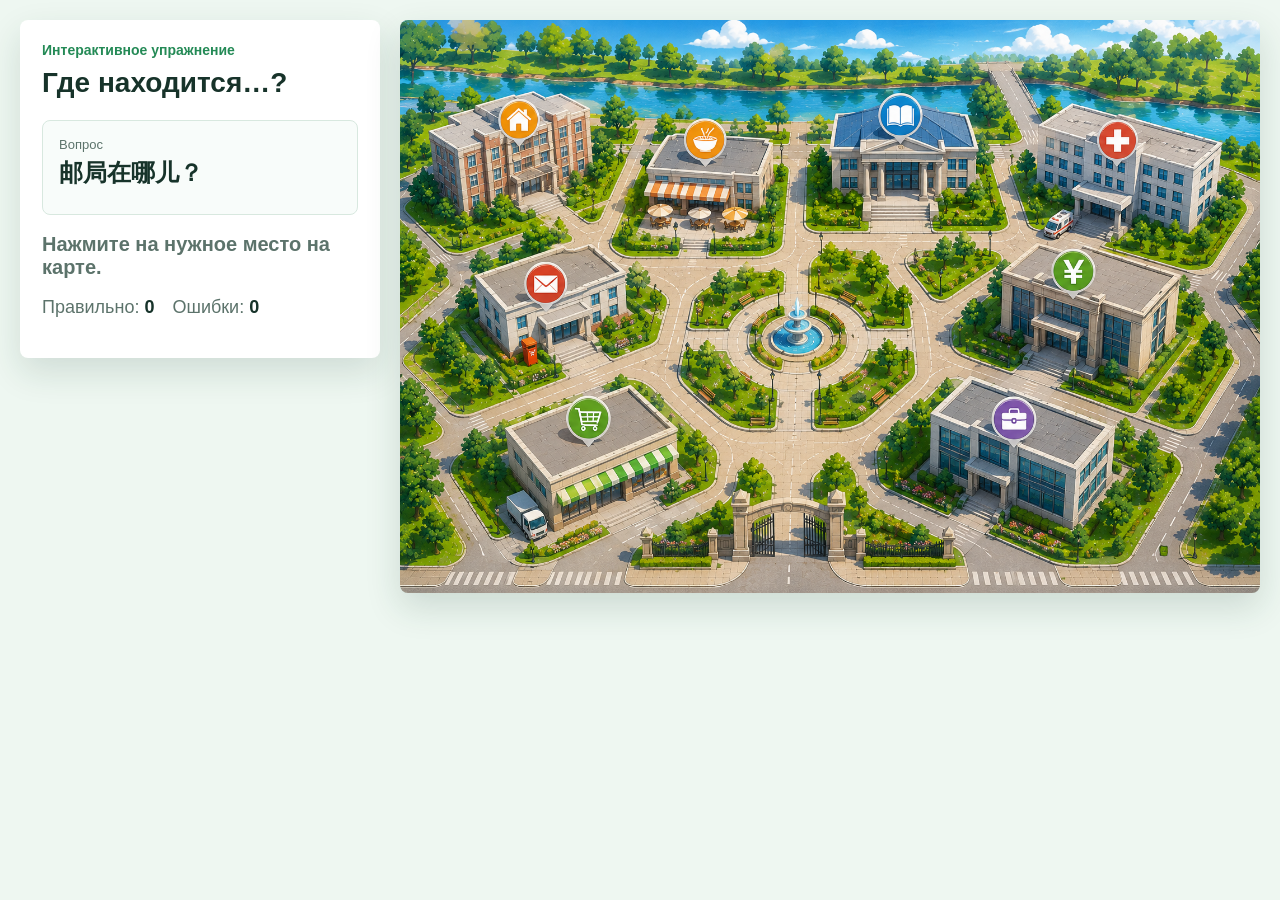
<file: index.html>
<!doctype html>
<html lang="zh-CN">
  <head>
    <meta charset="UTF-8" />
    <meta name="viewport" content="width=device-width, initial-scale=1.0" />
    <title>校园地图练习</title>
    <link rel="stylesheet" href="styles.css?v=20260601-next" />
  </head>
  <body>
    <main class="app" aria-live="polite">
      <section class="panel">
        <p class="eyebrow">Интерактивное упражнение</p>
        <h1>Где находится…?</h1>

        <div class="question-card">
          <div>
            <p class="label">Вопрос</p>
            <p id="question" class="question">准备开始</p>
            <p id="vocabHint" class="vocab-hint"></p>
          </div>
        </div>

        <p id="feedback" class="feedback neutral">Нажмите на нужное место на карте.</p>

        <button id="nextButton" class="next hidden" type="button">Дальше</button>

        <div class="score-row">
          <span>Правильно: <strong id="correctCount">0</strong></span>
          <span>Ошибки: <strong id="wrongCount">0</strong></span>
        </div>

        <button id="restartButton" class="restart hidden" type="button">Пройти еще раз</button>
      </section>

      <section class="map-wrap" aria-label="校园地图">
        <picture>
          <source srcset="campusmapphone.png" media="(max-width: 700px)" />
          <img id="campusMap" src="campusmappc.png" alt="校园地图" />
        </picture>

        <div id="hotspots" class="hotspots"></div>
      </section>
    </main>

    <script src="script.js?v=20260601-next"></script>
  </body>
</html>
</file>
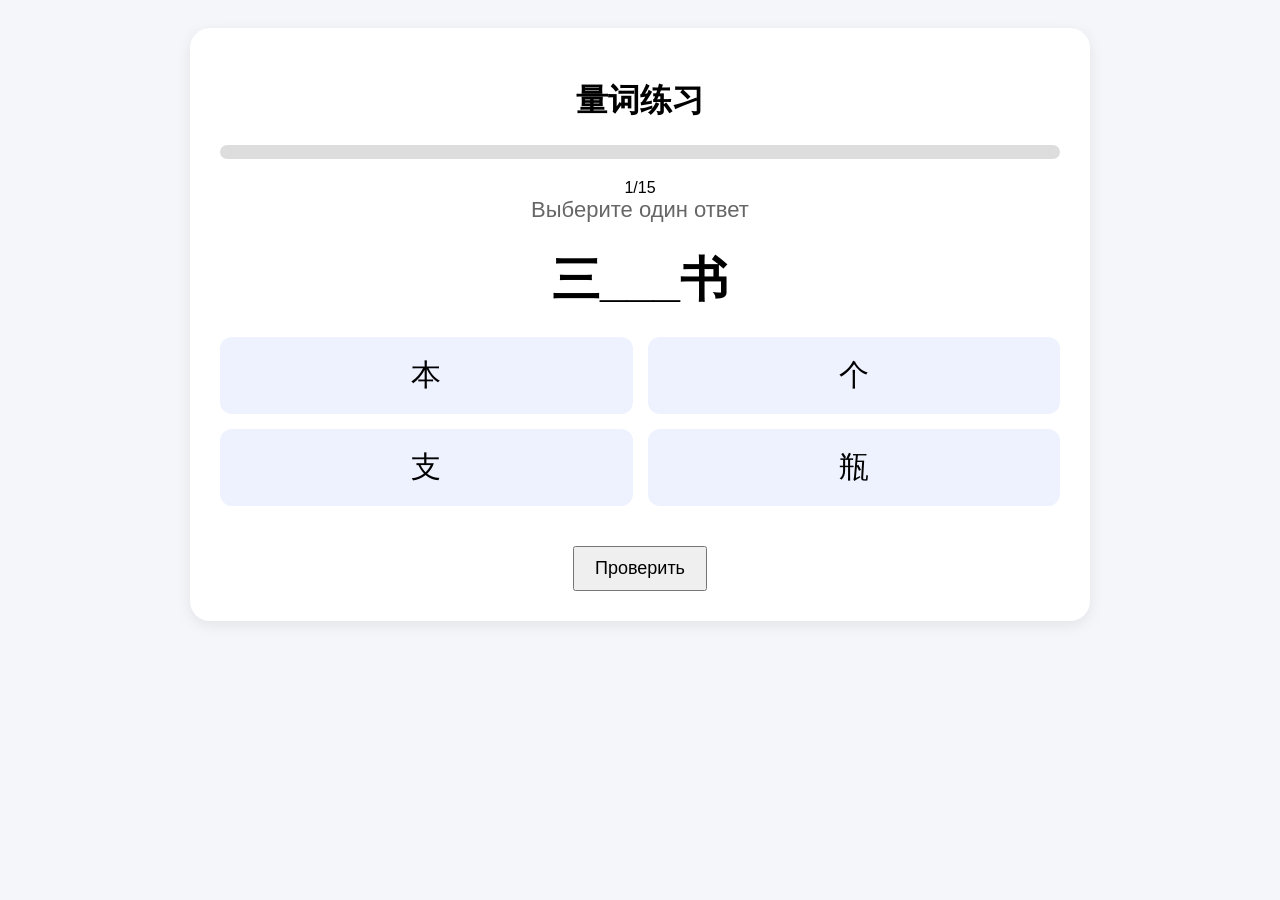
<file: counting_words_quiz.html>
<!DOCTYPE html>
<html lang="ru">
<head>
<meta charset="UTF-8">
<meta name="viewport" content="width=device-width, initial-scale=1.0">
<title>量词练习</title>
<style>
body{font-family:Arial,sans-serif;background:#f4f6f9;padding:20px}
.container{max-width:900px;margin:auto}
.card{background:white;border-radius:20px;padding:30px;box-shadow:0 4px 15px rgba(0,0,0,.08);text-align:center}
.progress{height:14px;background:#ddd;border-radius:20px;overflow:hidden;margin-bottom:20px}
.bar{height:100%;width:0;background:#4caf50}
.question{font-size:48px;font-weight:bold;margin:25px 0}
.options{display:grid;grid-template-columns:1fr 1fr;gap:15px}
.option{padding:18px;font-size:30px;border:none;border-radius:12px;cursor:pointer;background:#eef2ff}
.option.selected{background:#cfd8ff}
.feedback{margin-top:20px;font-size:21px;line-height:1.6}
.next,.check{margin-top:20px;padding:10px 20px;font-size:18px;cursor:pointer}
.next{display:none}
.note{color:#666;margin-bottom:10px}
@media(max-width:768px){
.question{font-size:34px}
.option{font-size:24px}
}
</style>
</head>
<body>
<div class="container">
<div class="card">
<h1>量词练习</h1>
<div class="progress"><div class="bar" id="bar"></div></div>
<div id="counter"></div>
<div id="note" class="note"></div>
<div class="question" id="question"></div>
<div class="options" id="options"></div>
<div class="feedback" id="feedback"></div>
<button class="check" id="checkBtn">Проверить</button>
<button class="next" id="nextBtn">下一题</button>
</div>
</div>

<script>
const questions=[
{type:"single",q:"三___书",a:"本",o:["本","个","支","瓶"],e:"✅ 三本书<br><b>sān běn shū</b><br>Три книги.<br><br><b>本</b> — счётное слово для предметов с переплётом."},
{type:"single",q:"两___词典",a:"本",o:["本","个","杯","瓶"],e:"✅ 两本词典<br><b>liǎng běn cídiǎn</b><br>Два словаря.<br><br><b>本</b> — для книг и словарей."},
{type:"single",q:"五___本子",a:["本","个"],o:["本","个","支","碗"],e:"✅ 五本本子<br><b>wǔ běn běnzi</b><br>Пять тетрадей.<br><br><b>本</b> — специальное счётное слово для предметов с переплётом.<br><br>💡 Правильнее сказать <b>五个本子</b>. Лучше использовать 个, чтобы избежать повторения."},
{type:"single",q:"四___面包",a:"个",o:["个","本","支","杯"],e:"✅ 四个面包<br><b>sì gè miànbāo</b><br>Четыре хлеба.<br><br><b>个</b> — универсальное счётное слово."},
{type:"single",q:"六___书包",a:"个",o:["个","本","瓶","碗"],e:"✅ 六个书包<br><b>liù gè shūbāo</b><br>Шесть рюкзаков.<br><br><b>个</b> — самое распространённое универсальное счётное слово."},
{type:"single",q:"七___笔",a:"支",o:["支","个","本","瓶"],e:"✅ 七支笔<br><b>qī zhī bǐ</b><br>Семь ручек.<br><br><b>支</b> — счётное слово для длинных вытянутых предметов: ручек, карандашей и т.д."},
{type:"single",q:"三___笔",a:"支",o:["支","本","杯","个"],e:"✅ 三支笔<br><b>sān zhī bǐ</b><br>Три ручки.<br><br><b>支</b> — для длинных вытянутых предметов."},
{type:"multi",q:"两___牛奶",answers:["瓶","杯"],o:["瓶","杯","本","支"],e:"✅ 两瓶牛奶 — liǎng píng niúnǎi — две бутылки молока.<br>✅ 两杯牛奶 — liǎng bēi niúnǎi — два стакана молока.<br><br><b>瓶</b> — бутылка.<br><b>杯</b> — чашка или стакан."},
{type:"multi",q:"五___水",answers:["瓶","杯"],o:["瓶","杯","本","个"],e:"✅ 五瓶水 — пять бутылок воды.<br>✅ 五杯水 — пять стаканов воды.<br><br><b>瓶</b> — бутылка.<br><b>杯</b> — чашка или стакан."},
{type:"multi",q:"四___啤酒",answers:["瓶","杯"],o:["瓶","杯","本","支"],e:"✅ 四瓶啤酒<br><b>sì píng píjiǔ</b><br>Четыре бутылки пива.<br><br>✅ 四杯啤酒<br><b>sì bēi píjiǔ</b><br>Четыре кружки/стакана пива.<br><br><b>瓶 (píng)</b> — бутылка.<br><b>杯 (bēi)</b> — стакан, кружка."},
{type:"single",q:"三___茶",a:"杯",o:["杯","瓶","本","个"],e:"✅ 三杯茶<br><b>sān bēi chá</b><br>Три чашки чая.<br><br><b>杯</b> — чашка или стакан напитка."},
{type:"single",q:"两___咖啡",a:"杯",o:["杯","瓶","支","本"],e:"✅ 两杯咖啡<br><b>liǎng bēi kāfēi</b><br>Две чашки кофе.<br><br><b>杯</b> — чашка напитка."},
{type:"single",q:"三___米饭",a:"碗",o:["碗","杯","瓶","个"],e:"✅ 三碗米饭<br><b>sān wǎn mǐfàn</b><br>Три миски риса.<br><br><b>碗</b> — миска еды."},
{type:"single",q:"两___面条",a:"碗",o:["碗","本","个","支"],e:"✅ 两碗面条<br><b>liǎng wǎn miàntiáo</b><br>Две миски лапши.<br><br><b>碗</b> — миска еды."},
{type:"single",q:"八___书",a:"本",o:["本","个","支","瓶"],e:"✅ 八本书<br><b>bā běn shū</b><br>Восемь книг.<br><br><b>本</b> — предметы с переплётом."}
];

questions.sort(()=>Math.random()-0.5);
let current=0,score=0,selected=[];

function loadQ(){
const q=questions[current];
question.innerHTML=q.q;
counter.innerHTML=(current+1)+"/"+questions.length;
feedback.innerHTML="";
selected=[];
options.innerHTML="";
nextBtn.style.display="none";
checkBtn.style.display="inline-block";
note.innerHTML=q.type==="multi"?"⚠️ <b style=\"font-size:28px\">ДВА</b> правильных ответа":"<span style=\"font-size:22px\">Выберите один ответ</span>";

q.o.sort(()=>Math.random()-0.5).forEach(v=>{
let b=document.createElement("button");
b.className="option";
b.textContent=v;
b.onclick=()=>{
if(q.type==="single"){
document.querySelectorAll(".option").forEach(x=>x.classList.remove("selected"));
selected=[v];
b.classList.add("selected");
}else{
b.classList.toggle("selected");
if(selected.includes(v)){
selected=selected.filter(x=>x!==v);
}else{
selected.push(v);
}
}
};
options.appendChild(b);
});
bar.style.width=(current/questions.length*100)+"%";
}

checkBtn.onclick=()=>{
const q=questions[current];
let ok=false;

if(q.type==="single"){
ok=selected.length===1 && (Array.isArray(q.a)?q.a.includes(selected[0]):selected[0]===q.a);
}else{
ok=q.answers.every(x=>selected.includes(x)) &&
selected.length===q.answers.length;
}

if(ok){
score++;
feedback.innerHTML=q.e;
feedback.style.color="green";
}else{
feedback.innerHTML="❌ Неверно.<br><br>"+q.e;
feedback.style.color="red";
}

document.querySelectorAll(".option").forEach(x=>x.disabled=true);
checkBtn.style.display="none";
nextBtn.style.display="inline-block";
};

nextBtn.onclick=()=>{
current++;
if(current>=questions.length){
document.querySelector(".card").innerHTML=`<h1>🎉 Готово!</h1><h2>${score} / ${questions.length}</h2><button onclick="location.reload()">Начать заново</button>`;
return;
}
loadQ();
};

loadQ();
</script>
</body>
</html>
</file>
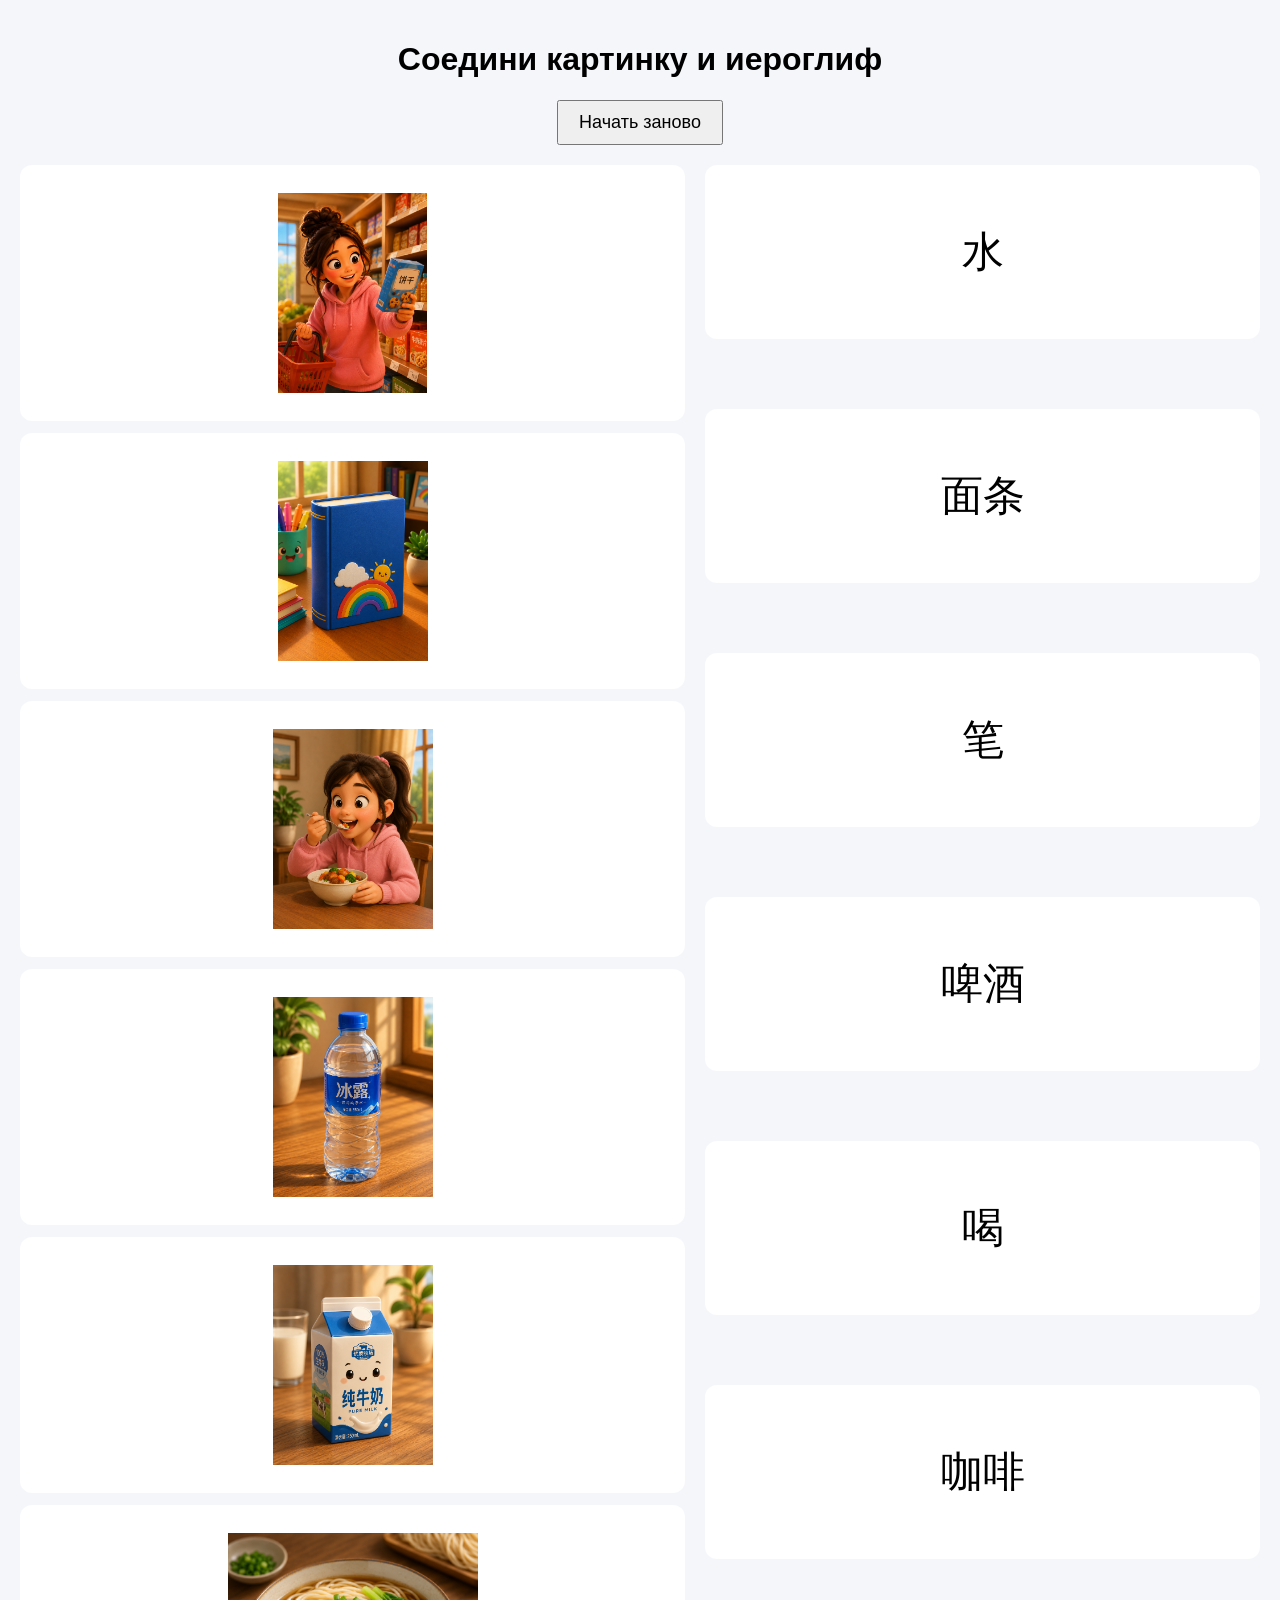
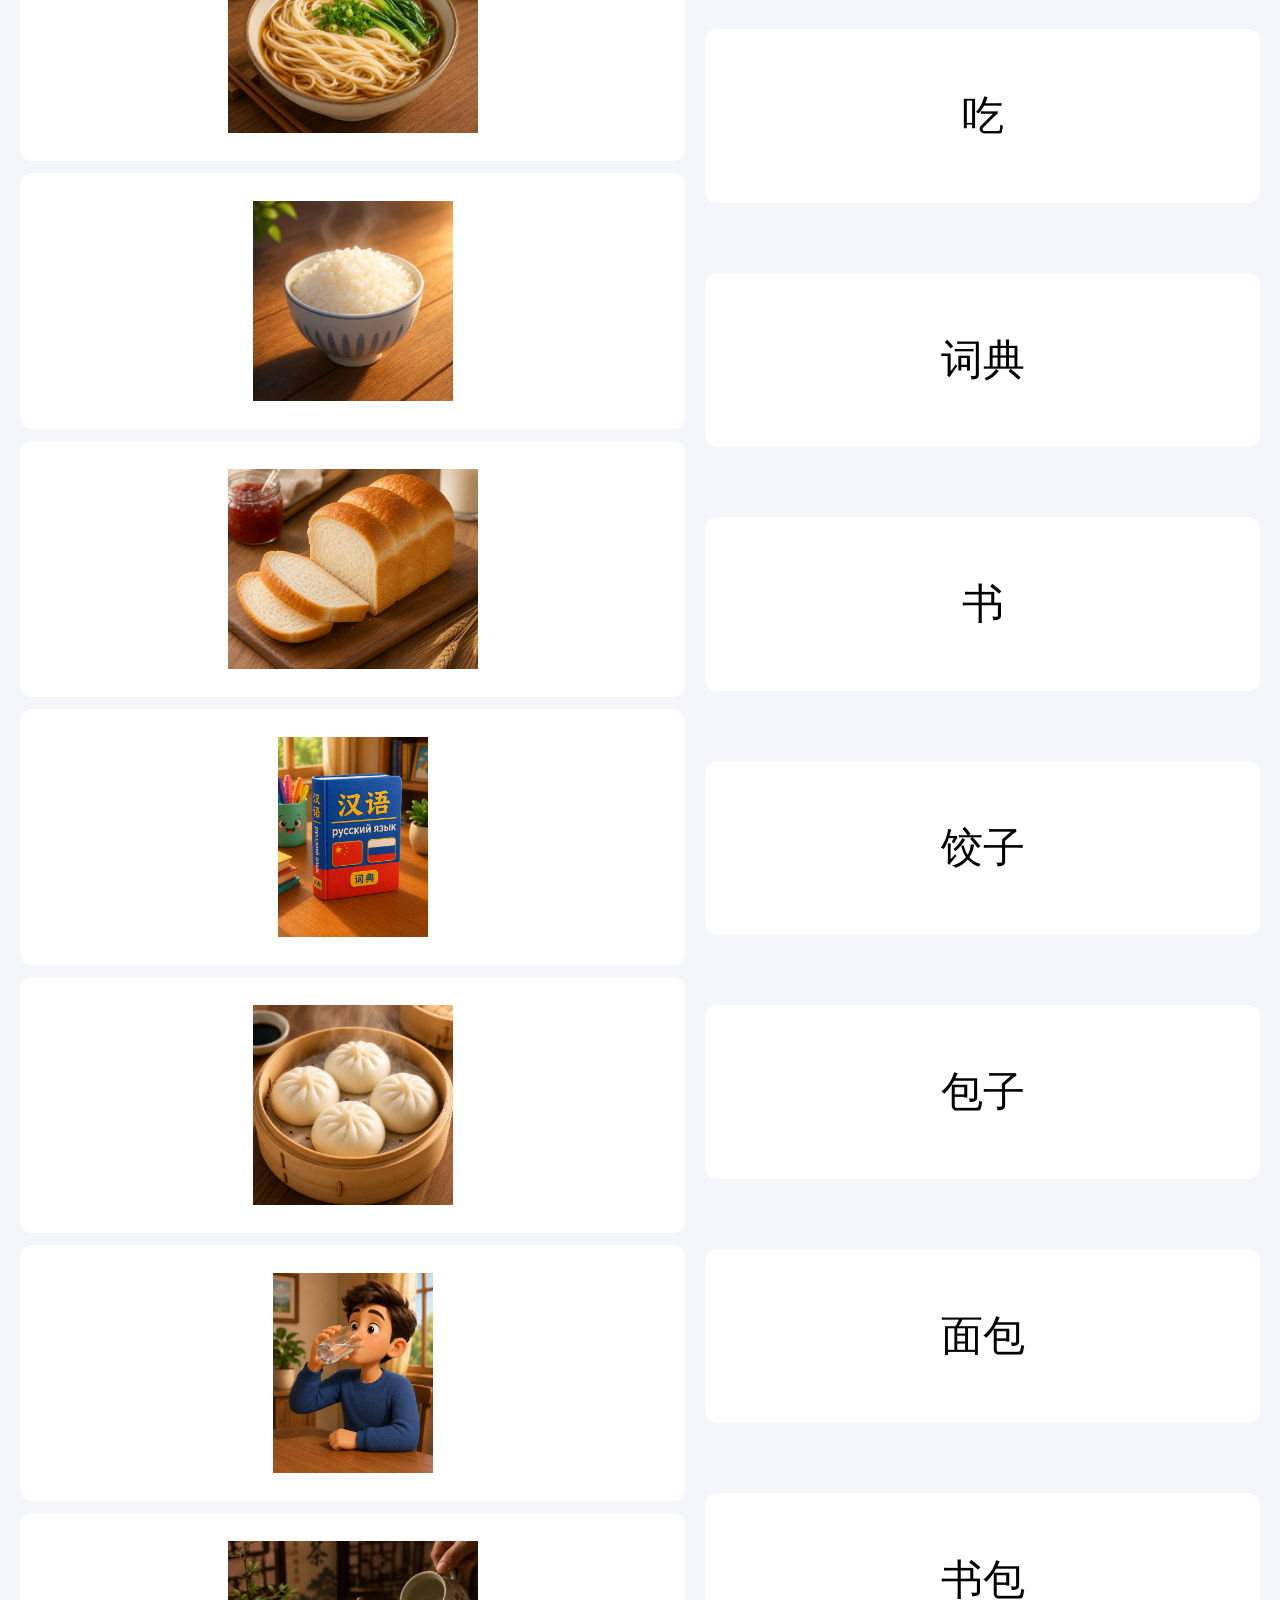
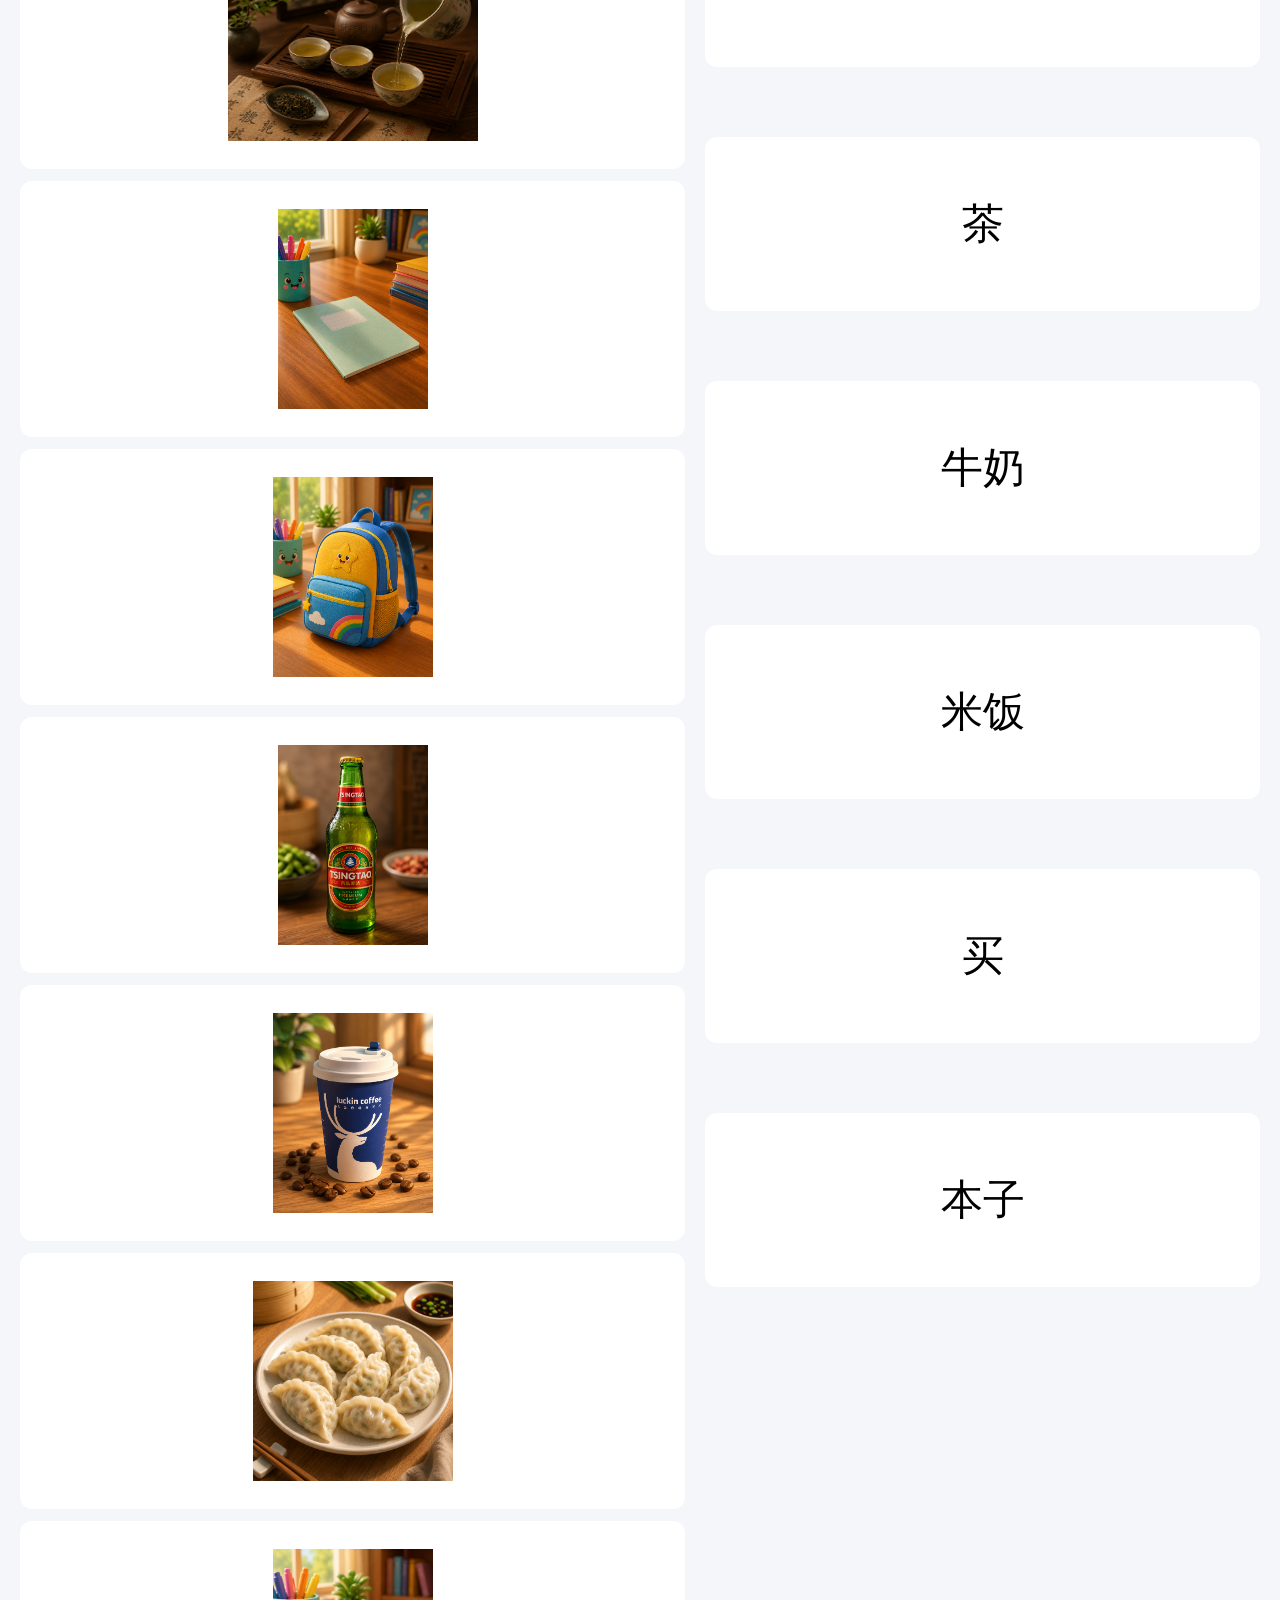
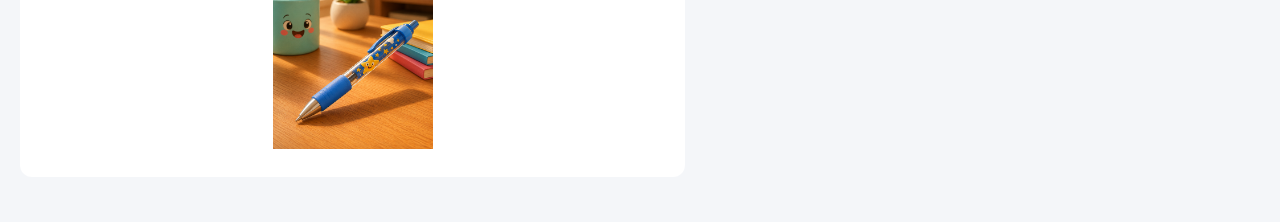
<file: foodlesson.html>
<!DOCTYPE html>
<html lang="ru">
<head>
<meta charset="UTF-8">
<meta name="viewport" content="width=device-width, initial-scale=1.0">
<title>Соедини картинку и иероглиф</title>
<style>
body{font-family:Arial,sans-serif;background:#f4f6f9;margin:0;padding:20px}
h1{text-align:center}
.container{display:grid;grid-template-columns:1.2fr 1fr;gap:20px;max-width:1500px;margin:auto}
.column{display:flex;flex-direction:column;gap:12px}
#hanzi{display:flex;flex-direction:column;gap:70px}

.image-card{
background:#fff;border:3px solid transparent;border-radius:12px;padding:15px;
cursor:pointer;transition:.2s;display:flex;justify-content:center;
align-items:center;min-height:220px}
.image-card:hover{transform:scale(1.02)}
.image-card.selected{border-color:#3498db}
.image-card.correct{border-color:#2ecc71}
.image-card img{width:auto;height:200px;max-width:90%;object-fit:contain}

.hanzi-card{
background:#fff;border:3px solid transparent;border-radius:12px;
padding:14px;min-height:140px;display:flex;align-items:center;
justify-content:center;font-size:42px;cursor:pointer;transition:.2s}
.hanzi-card:hover{transform:scale(1.02)}
.hanzi-card.correct{border-color:#2ecc71}

.popup{position:fixed;inset:0;background:rgba(0,0,0,.7);display:none;justify-content:center;align-items:center}
.popup-content{background:#fff;padding:25px;border-radius:15px;text-align:center;max-width:420px}
.popup-content img{width:220px;height:220px;object-fit:contain}
.popup-content h2{font-size:42px;margin:10px 0}
.popup-content p{font-size:24px;margin:6px}
button{padding:10px 20px;font-size:18px;cursor:pointer}
#result{text-align:center;margin-top:25px;font-size:28px;font-weight:bold}

.restart{display:block;margin:20px auto}

@media(max-width:768px){

.container{
grid-template-columns:1fr 1fr;
gap:12px;
}

#hanzi{
display:flex;
flex-direction:column;
gap:70px;
}

.image-card{
min-height:120px;
}

.image-card img{
height:200px;
}

.hanzi-card{
font-size:42px;
min-height:140px;
}

}
</style>
</head>
<body>

<h1>Соедини картинку и иероглиф</h1>
<button class="restart" onclick="location.reload()">Начать заново</button>

<div class="container">
<div class="column" id="images"></div>
<div id="hanzi"></div>
</div>

<div id="result"></div>

<div class="popup" id="popup">
<div class="popup-content">
<img id="popupImg">
<h2 id="popupHanzi"></h2>
<p id="popupPinyin"></p>
<p id="popupTranslation"></p>
<button onclick="closePopup()">Продолжить</button>
</div>
</div>

<script>
const words=[
{hanzi:"吃",pinyin:"chī",translation:"есть",image:"images/есть.png"},
{hanzi:"饺子",pinyin:"jiǎozi",translation:"дзяодзы (китайские пельмени)",image:"images/дзяодзы.png"},
{hanzi:"米饭",pinyin:"mǐfàn",translation:"рис",image:"images/рис.png"},
{hanzi:"面条",pinyin:"miàntiáo",translation:"лапша",image:"images/лапша.png"},
{hanzi:"面包",pinyin:"miànbāo",translation:"хлеб",image:"images/хлеб.png"},
{hanzi:"包子",pinyin:"bāozi",translation:"баодзы (китайские паровые булочки с начинкой)",image:"images/baozi.png"},
{hanzi:"喝",pinyin:"hē",translation:"пить",image:"images/пить.png"},
{hanzi:"啤酒",pinyin:"píjiǔ",translation:"пиво",image:"images/пиво.png"},
{hanzi:"茶",pinyin:"chá",translation:"чай",image:"images/чай.png"},
{hanzi:"咖啡",pinyin:"kāfēi",translation:"кофе",image:"images/кофе.png"},
{hanzi:"水",pinyin:"shuǐ",translation:"вода",image:"images/воды.png"},
{hanzi:"牛奶",pinyin:"niúnǎi",translation:"молоко",image:"images/молоко.png"},
{hanzi:"买",pinyin:"mǎi",translation:"покупать",image:"images/покупать.png"},
{hanzi:"词典",pinyin:"cídiǎn",translation:"словарь",image:"images/словарь.png"},
{hanzi:"本子",pinyin:"běnzi",translation:"тетрадь",image:"images/тетрадь.png"},
{hanzi:"书",pinyin:"shū",translation:"книга",image:"images/книга.png"},
{hanzi:"笔",pinyin:"bǐ",translation:"ручка",image:"images/ручка.png"},
{hanzi:"书包",pinyin:"shūbāo",translation:"рюкзак",image:"images/рюкзак.png"}
];

let selectedImage=null,correctCount=0;
const shuffle=a=>[...a].sort(()=>Math.random()-0.5);

const imageContainer=document.getElementById("images");
const hanziContainer=document.getElementById("hanzi");

shuffle(words).forEach(word=>{
 const div=document.createElement("div");
 div.className="image-card";
 div.dataset.hanzi=word.hanzi;
 div.innerHTML=`<img src="${word.image}">`;
 div.onclick=()=>{
 if(div.classList.contains("correct"))return;
 document.querySelectorAll(".image-card").forEach(x=>x.classList.remove("selected"));
 div.classList.add("selected");
 selectedImage=div;
 };
 imageContainer.appendChild(div);
});

shuffle(words).forEach(word=>{
 const div=document.createElement("div");
 div.className="hanzi-card";
 div.dataset.hanzi=word.hanzi;
 div.textContent=word.hanzi;

 div.onclick=()=>{
 if(!selectedImage)return;

 if(selectedImage.dataset.hanzi===word.hanzi){
 selectedImage.classList.add("correct");
 div.classList.add("correct");
 const current=words.find(w=>w.hanzi===word.hanzi);
 showPopup(current);
 correctCount++;
 if(correctCount===words.length){
 document.getElementById("result").innerHTML="🎉 Отлично! Все слова выполнены!";
 }
 }else{
 selectedImage.style.borderColor="red";
 div.style.borderColor="red";
 setTimeout(()=>{
 selectedImage.style.borderColor="";
 div.style.borderColor="";
 },500);
 }
 selectedImage.classList.remove("selected");
 selectedImage=null;
 };
 hanziContainer.appendChild(div);
});

function showPopup(word){
popupImg.src=word.image;
popupHanzi.textContent=word.hanzi;
popupPinyin.textContent=word.pinyin;
popupTranslation.textContent=word.translation;
popup.style.display="flex";
}

function closePopup(){popup.style.display="none";}
</script>
</body>
</html>
</file>
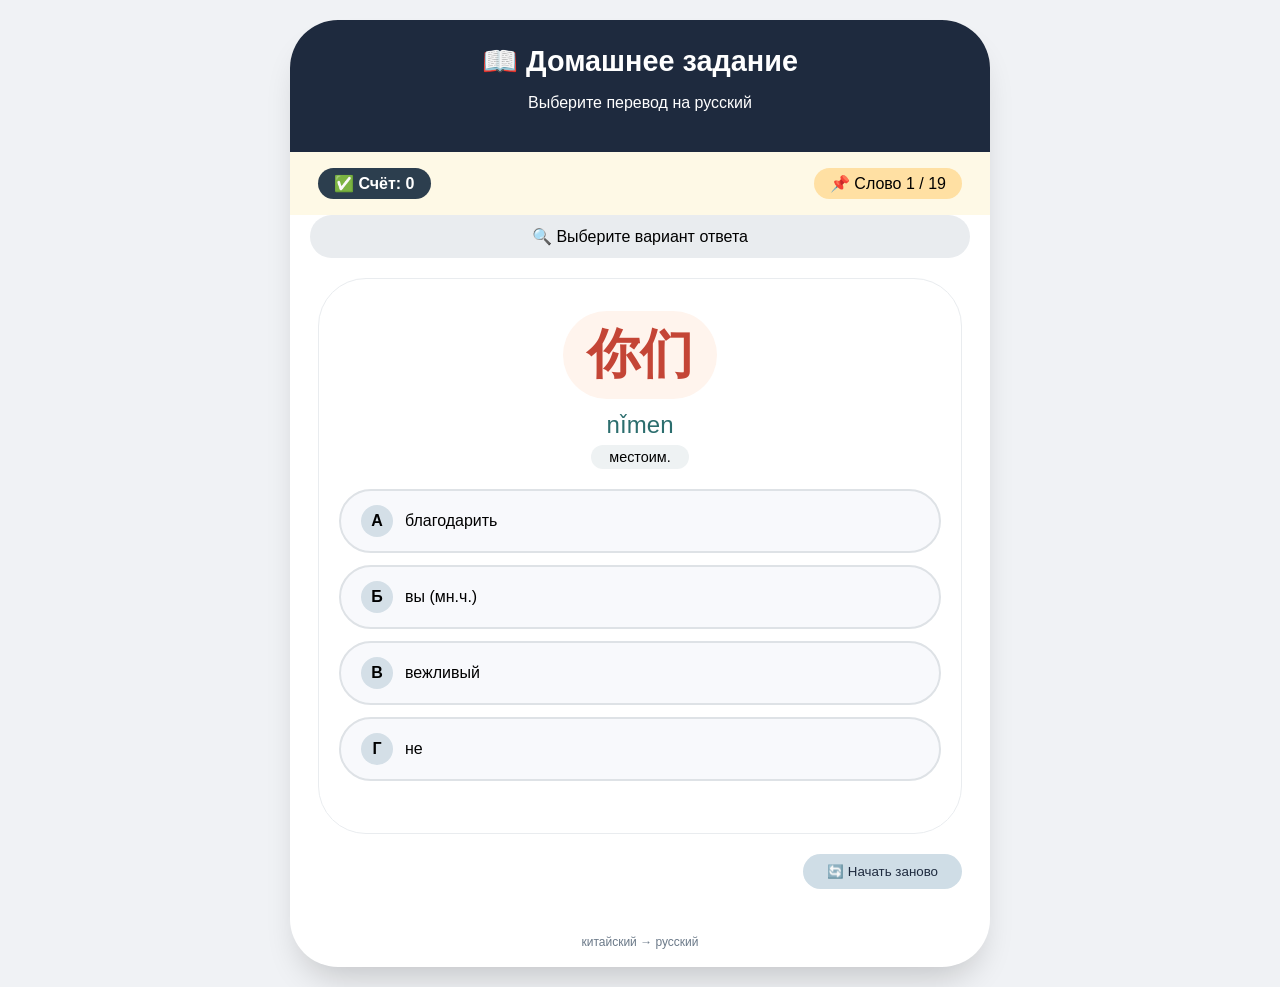
<file: hm1.html>
<!DOCTYPE html>
<html lang="ru">
<head>
    <meta charset="UTF-8">
    <meta name="viewport" content="width=device-width, initial-scale=1.0">
    <title>Китайский — домашнее задание</title>
    <style>
        *{box-sizing:border-box}body{background:#f0f2f5;font-family:'Segoe UI',Roboto,sans-serif;margin:0;padding:20px;display:flex;justify-content:center;min-height:100vh}.container{max-width:700px;width:100%;background:white;border-radius:48px;box-shadow:0 20px 35px -12px rgba(0,0,0,0.2);overflow:hidden}.header{background:#1e2a3e;color:white;padding:24px 28px;text-align:center}.header h1{margin:0;font-size:1.8rem}.stats{display:flex;justify-content:space-between;padding:16px 28px;background:#fef9e6;flex-wrap:wrap;gap:12px}.score-box{background:#2c3e4e;padding:6px 16px;border-radius:60px;color:white;font-weight:bold}.progress-text{background:#ffe0a3;padding:6px 16px;border-radius:60px;font-weight:500}.message-area{background:#e9ecef;margin:0 20px 12px;padding:12px 20px;border-radius:60px;text-align:center}.question-card{background:white;margin:20px 28px;padding:32px 20px;border-radius:48px;text-align:center;border:1px solid #e9ecef}.chinese-word{font-size:3.3rem;font-weight:700;color:#c44536;background:#fff4ed;display:inline-block;padding:8px 24px;border-radius:80px}.pinyin{font-size:1.5rem;color:#2c6e6e;margin:12px 0 6px}.part-speech{font-size:0.9rem;background:#eef2f3;display:inline-block;padding:4px 18px;border-radius:60px}.options{display:flex;flex-direction:column;gap:12px;margin:20px 0}.option-btn{background:#f8f9fc;border:2px solid #dee2e6;border-radius:60px;padding:14px 20px;cursor:pointer;display:flex;align-items:center;gap:12px}.prefix{background:#d4dfe7;width:32px;height:32px;border-radius:60px;display:inline-flex;align-items:center;justify-content:center;font-weight:bold}.correct{background:#c8e6d9!important;border-color:#2b7a4b!important}.wrong{background:#ffe0db!important;border-color:#c73e2d!important}.next-btn{background:#2c5f8a;border:none;color:white;padding:14px 28px;font-size:1.1rem;font-weight:bold;border-radius:60px;cursor:pointer;width:100%;margin-top:16px}.reset-btn{background:#cfdde6;color:#1e2a3e;border:none;padding:10px 24px;border-radius:60px;cursor:pointer;margin:8px 28px 28px auto;display:block}footer{font-size:0.75rem;text-align:center;padding:18px 20px;color:#6c7a89}
    </style>
</head>
<body>
<div class="container">
    <div class="header"><h1>📖 Домашнее задание</h1><p>Выберите перевод на русский</p></div>
    <div class="stats"><div class="score-box">✅ Счёт: <span id="scoreValue">0</span></div><div class="progress-text">📌 Слово <span id="currentIndexSpan">1</span> / <span id="totalWordsSpan">0</span></div></div>
    <div id="messageBox" class="message-area">🔍 Выберите вариант ответа</div>
    <div id="questionArea"></div>
    <button id="resetGameBtn" class="reset-btn">🔄 Начать заново</button>
    <footer>китайский → русский</footer>
</div>
<script>
    const wordsData = [
        {hanzi:"你",pinyin:"nǐ",part:"местоим.",ru:"ты"},
        {hanzi:"好",pinyin:"hǎo",part:"прил.",ru:"хороший; хорошо"},
        {hanzi:"您",pinyin:"nín",part:"местоим.",ru:"Вы (вежливо)"},
        {hanzi:"你们",pinyin:"nǐmen",part:"местоим.",ru:"вы (мн.ч.)"},
        {hanzi:"老师",pinyin:"lǎoshī",part:"сущ.",ru:"учитель"},
        {hanzi:"谢谢",pinyin:"xièxie",part:"глагол",ru:"благодарить"},
        {hanzi:"不",pinyin:"bù",part:"наречие",ru:"не"},
        {hanzi:"客气",pinyin:"kèqì",part:"прил.",ru:"вежливый"},
        {hanzi:"不客气",pinyin:"bú kèqì",part:"глагол",ru:"Не за что"},
        {hanzi:"对不起",pinyin:"duìbuqǐ",part:"глагол",ru:"Извините"},
        {hanzi:"没关系",pinyin:"méi guānxi",part:"глагол",ru:"Ничего страшного"},
        {hanzi:"再见",pinyin:"zàijiàn",part:"глагол",ru:"до свидания"},
        {hanzi:"请",pinyin:"qǐng",part:"глагол",ru:"пожалуйста (просьба)"},
        {hanzi:"进",pinyin:"jìn",part:"глагол",ru:"входить"},
        {hanzi:"坐",pinyin:"zuò",part:"глагол",ru:"сидеть"},
        {hanzi:"听",pinyin:"tīng",part:"глагол",ru:"слушать"},
        {hanzi:"说",pinyin:"shuō",part:"глагол",ru:"говорить"},
        {hanzi:"读",pinyin:"dú",part:"глагол",ru:"читать"},
        {hanzi:"写",pinyin:"xiě",part:"глагол",ru:"писать"}
    ];
    let currentIndex=0, score=0, isAnswered=false, shuffled=[];
    const total=wordsData.length;
    function shuffle(arr){for(let i=arr.length-1;i>0;i--){const j=Math.floor(Math.random()*(i+1));[arr[i],arr[j]]=[arr[j],arr[i]];}return arr;}
    function updateUI(){document.getElementById('scoreValue').textContent=score;document.getElementById('currentIndexSpan').textContent=currentIndex+1;document.getElementById('totalWordsSpan').textContent=total;}
    function getWord(){return wordsData[shuffled[currentIndex]];}
    function generateOptions(correct){
        let candidates=wordsData.filter(w=>w.ru!==correct).map(w=>w.ru);
        candidates=[...new Set(candidates)];
        while(candidates.length<3)candidates.push("вариант");
        let wrongs=shuffle([...candidates]).slice(0,3);
        let opts=[correct,...wrongs];
        return shuffle(opts);
    }
    function render(){
        if(currentIndex>=total){finishGame();return;}
        const w=getWord();
        const opts=generateOptions(w.ru);
        const letters=['А','Б','В','Г'];
        let optsHtml='';
        opts.forEach((opt,i)=>{optsHtml+=`<div class="option-btn"><div class="prefix">${letters[i]}</div><div class="option-text">${opt}</div></div>`;});
        document.getElementById('questionArea').innerHTML=`
            <div class="question-card">
                <div class="chinese-word">${w.hanzi}</div>
                <div class="pinyin">${w.pinyin}</div>
                <div class="part-speech">${w.part}</div>
                <div class="options" id="optionsContainer">${optsHtml}</div>
                <button id="nextBtn" class="next-btn" style="display:none;">➡ Следующее слово</button>
            </div>`;
        const btns=document.querySelectorAll('.option-btn');
        const nextBtn=document.getElementById('nextBtn');
        const handleClick=(e)=>{
            if(isAnswered)return;
            let btn=e.currentTarget;
            let selected=btn.querySelector('.option-text').innerText;
            const correctAns=getWord().ru;
            isAnswered=true;
            document.querySelectorAll('.option-btn').forEach(b=>{b.style.pointerEvents='none';
                if(b.querySelector('.option-text').innerText===correctAns)b.classList.add('correct');
                if(b===btn&&selected!==correctAns)b.classList.add('wrong');
                if(b===btn&&selected===correctAns)b.classList.add('correct');
            });
            if(selected===correctAns){score++;document.getElementById('messageBox').innerHTML='✅ Правильно! Отлично!';document.getElementById('messageBox').style.background='#c8e6d9';}
            else{document.getElementById('messageBox').innerHTML=`❌ Неверно. Правильно: «${correctAns}»`;document.getElementById('messageBox').style.background='#ffe0db';}
            updateUI();
            if(nextBtn)nextBtn.style.display='block';
        };
        btns.forEach(btn=>btn.addEventListener('click',handleClick));
        if(nextBtn)nextBtn.onclick=()=>{if(isAnswered){currentIndex++;isAnswered=false;document.getElementById('messageBox').innerHTML='🔍 Выберите вариант ответа';document.getElementById('messageBox').style.background='#e9ecef';render();}};
    }
    function finishGame(){
        let percent=Math.round((score/total)*100);
        let msg=score===total?'🎉 Поздравляем! Идеально! 🎉':(score>=total*0.7?'👍 Отличный результат!':'📚 Хорошая попытка! Начните заново.');
        document.getElementById('questionArea').innerHTML=`
            <div class="question-card">
                <div style="font-size:3rem;">🏆</div>
                <h2>Упражнение завершено!</h2>
                <p>Результат: ${score} из ${total} (${percent}%)</p>
                <p>${msg}</p>
                <button id="completionReset" class="next-btn" style="background:#2c6e6e;">🔄 Пройти ещё раз</button>
            </div>`;
        document.getElementById('completionReset')?.addEventListener('click',()=>resetGame());
        document.getElementById('messageBox').innerHTML='🎯 Игра окончена!';
    }
    function resetGame(){
        shuffled=[...Array(total).keys()];
        shuffle(shuffled);
        currentIndex=0;
        score=0;
        isAnswered=false;
        updateUI();
        document.getElementById('messageBox').innerHTML='🔍 Выберите вариант ответа';
        document.getElementById('messageBox').style.background='#e9ecef';
        render();
    }
    document.getElementById('resetGameBtn').addEventListener('click',()=>resetGame());
    document.getElementById('totalWordsSpan').textContent=total;
    resetGame();
</script>
</body>
</html>
</file>
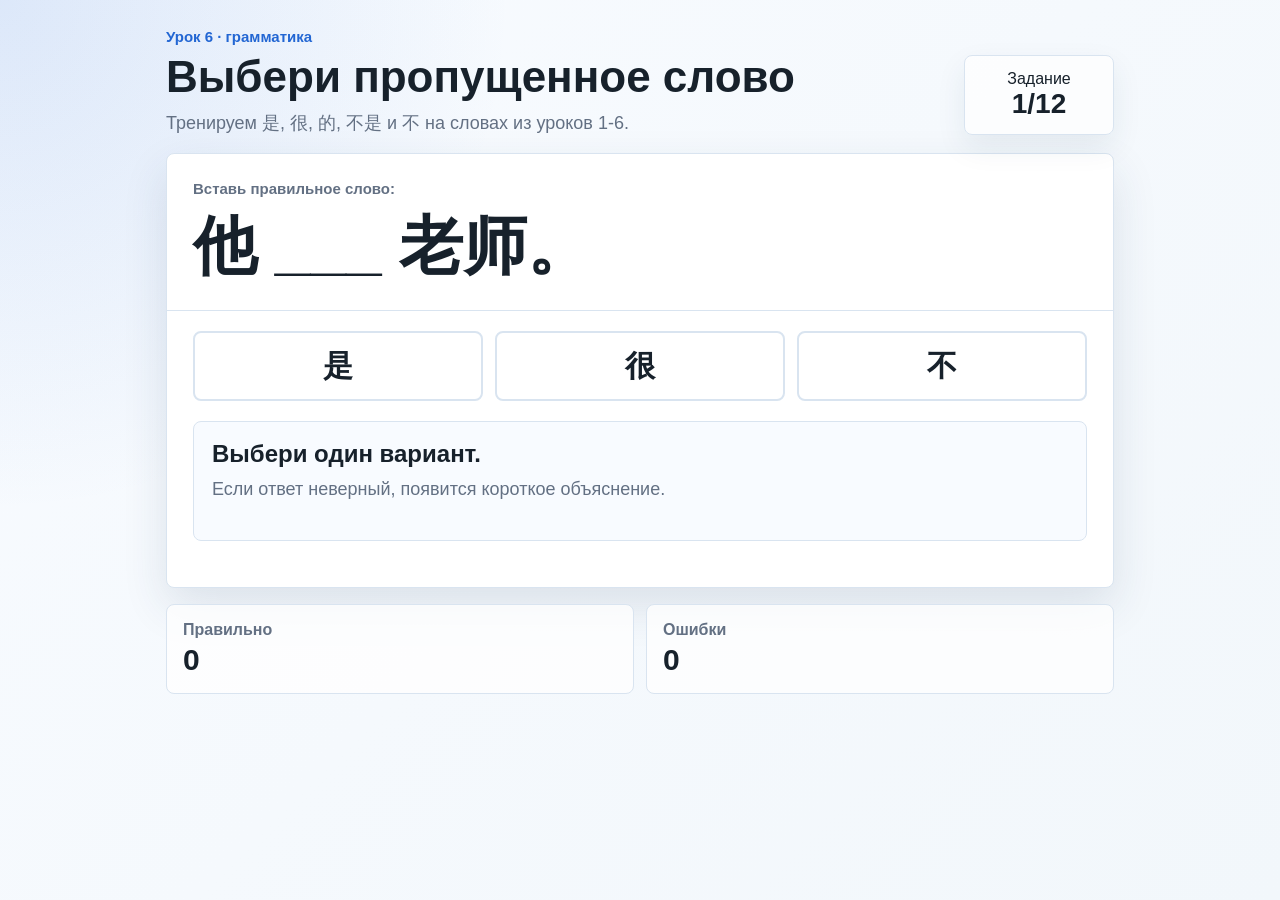
<file: lesson6-grammar.html>
<!doctype html>
<html lang="ru">
  <head>
    <meta charset="UTF-8" />
    <meta name="viewport" content="width=device-width, initial-scale=1.0" />
    <title>Урок 6: 是 / 很 / 的 / 不是 / 不</title>
    <style>
      :root {
        --bg: #f2f7fb;
        --card: #ffffff;
        --ink: #17212b;
        --muted: #637083;
        --blue: #2266d3;
        --blue-dark: #164ca1;
        --green: #16834a;
        --red: #c73333;
        --line: #d9e4f0;
        --soft-blue: #eaf2ff;
        --soft-green: #eaf8f0;
        --soft-red: #fff0f0;
      }

      * {
        box-sizing: border-box;
      }

      body {
        margin: 0;
        min-height: 100vh;
        color: var(--ink);
        background:
          radial-gradient(circle at top left, rgba(34, 102, 211, 0.13), transparent 32rem),
          linear-gradient(135deg, #f8fbff 0%, var(--bg) 100%);
        font-family: "Microsoft YaHei", "Noto Sans SC", Arial, sans-serif;
      }

      .app {
        width: min(980px, 100%);
        margin: 0 auto;
        padding: 28px 16px;
      }

      .hero {
        display: grid;
        grid-template-columns: 1fr auto;
        gap: 16px;
        align-items: end;
        margin-bottom: 18px;
      }

      .eyebrow {
        margin: 0 0 8px;
        color: var(--blue);
        font-size: 15px;
        font-weight: 800;
      }

      h1 {
        margin: 0;
        font-size: clamp(28px, 5vw, 44px);
        line-height: 1.08;
      }

      .subtitle {
        margin: 10px 0 0;
        color: var(--muted);
        font-size: 18px;
      }

      .progress {
        min-width: 150px;
        padding: 14px 16px;
        border: 1px solid var(--line);
        border-radius: 8px;
        background: rgba(255, 255, 255, 0.76);
        text-align: center;
        box-shadow: 0 12px 30px rgba(31, 58, 89, 0.08);
      }

      .progress strong {
        display: block;
        font-size: 28px;
      }

      .card {
        overflow: hidden;
        border: 1px solid var(--line);
        border-radius: 8px;
        background: var(--card);
        box-shadow: 0 18px 45px rgba(31, 58, 89, 0.12);
      }

      .question-area {
        padding: 26px;
        border-bottom: 1px solid var(--line);
      }

      .task-label {
        margin: 0 0 12px;
        color: var(--muted);
        font-size: 15px;
        font-weight: 700;
      }

      .sentence {
        margin: 0;
        font-size: clamp(34px, 8vw, 64px);
        font-weight: 900;
        letter-spacing: 0;
        line-height: 1.18;
      }

      .options {
        display: grid;
        grid-template-columns: repeat(3, minmax(0, 1fr));
        gap: 12px;
        padding: 20px 26px 0;
      }

      .option {
        min-height: 70px;
        border: 2px solid var(--line);
        border-radius: 8px;
        background: #fff;
        color: var(--ink);
        cursor: pointer;
        font-size: 30px;
        font-weight: 900;
        font-family: inherit;
        transition: transform 0.16s ease, border-color 0.16s ease, background 0.16s ease;
      }

      .option:hover,
      .option:focus-visible {
        transform: translateY(-2px);
        border-color: var(--blue);
        background: var(--soft-blue);
        outline: none;
      }

      .option.correct {
        border-color: var(--green);
        background: var(--soft-green);
        color: var(--green);
      }

      .option.wrong {
        border-color: var(--red);
        background: var(--soft-red);
        color: var(--red);
      }

      .option:disabled {
        cursor: default;
        transform: none;
      }

      .feedback {
        min-height: 120px;
        margin: 20px 26px;
        padding: 18px;
        border-radius: 8px;
        background: #f8fbff;
        border: 1px solid var(--line);
      }

      .feedback-title {
        margin: 0 0 8px;
        font-size: 24px;
        font-weight: 900;
      }

      .feedback-title.correct {
        color: var(--green);
      }

      .feedback-title.wrong {
        color: var(--red);
      }

      .feedback-text {
        margin: 0;
        color: var(--muted);
        font-size: 18px;
        line-height: 1.5;
      }

      .answer-line {
        margin: 8px 0;
        font-size: 24px;
        font-weight: 900;
      }

      .controls {
        display: flex;
        gap: 12px;
        padding: 0 26px 26px;
      }

      .button {
        flex: 1;
        min-height: 52px;
        border: 0;
        border-radius: 8px;
        background: var(--blue);
        color: white;
        cursor: pointer;
        font: inherit;
        font-size: 18px;
        font-weight: 900;
      }

      .button:hover {
        background: var(--blue-dark);
      }

      .button.secondary {
        background: #e8eef5;
        color: var(--ink);
      }

      .button.secondary:hover {
        background: #dbe6f1;
      }

      .score {
        display: grid;
        grid-template-columns: repeat(2, minmax(0, 1fr));
        gap: 12px;
        margin-top: 16px;
      }

      .score-card {
        padding: 16px;
        border-radius: 8px;
        background: rgba(255, 255, 255, 0.78);
        border: 1px solid var(--line);
      }

      .score-card span {
        color: var(--muted);
        font-weight: 700;
      }

      .score-card strong {
        display: block;
        margin-top: 4px;
        font-size: 30px;
      }

      .hidden {
        display: none;
      }

      @media (max-width: 700px) {
        .hero,
        .score {
          grid-template-columns: 1fr;
        }

        .progress {
          text-align: left;
        }

        .options {
          grid-template-columns: 1fr;
        }

        .question-area,
        .options,
        .controls {
          padding-left: 16px;
          padding-right: 16px;
        }

        .feedback {
          margin-left: 16px;
          margin-right: 16px;
        }
      }
    </style>
  </head>
  <body>
    <main class="app">
      <header class="hero">
        <div>
          <p class="eyebrow">Урок 6 · грамматика</p>
          <h1>Выбери пропущенное слово</h1>
          <p class="subtitle">Тренируем 是, 很, 的, 不是 и 不 на словах из уроков 1-6.</p>
        </div>
        <div class="progress">
          <span>Задание</span>
          <strong><span id="currentNumber">1</span>/<span id="totalNumber">12</span></strong>
        </div>
      </header>

      <section class="card" aria-live="polite">
        <div class="question-area">
          <p class="task-label">Вставь правильное слово:</p>
          <p id="sentence" class="sentence"></p>
        </div>

        <div id="options" class="options"></div>

        <div id="feedback" class="feedback">
          <p id="feedbackTitle" class="feedback-title">Выбери один вариант.</p>
          <p id="answerLine" class="answer-line hidden"></p>
          <p id="feedbackText" class="feedback-text">Если ответ неверный, появится короткое объяснение.</p>
        </div>

        <div class="controls">
          <button id="nextButton" class="button hidden" type="button">Дальше</button>
          <button id="restartButton" class="button secondary hidden" type="button">Пройти еще раз</button>
        </div>
      </section>

      <section class="score" aria-label="Результат">
        <div class="score-card">
          <span>Правильно</span>
          <strong id="correctCount">0</strong>
        </div>
        <div class="score-card">
          <span>Ошибки</span>
          <strong id="wrongCount">0</strong>
        </div>
      </section>
    </main>

    <script>
      const tasks = [
        {
          prompt: "他 ___ 老师。",
          options: ["是", "很", "不"],
          answer: "是",
          sentence: "他是老师。",
          pinyin: "tā shì lǎoshī.",
          translation: "Он учитель.",
          note: "是 связывает человека и то, кем он является.",
          wrong: {
            很: "很 не ставим перед существительным. 很 ставим перед прилагательным: 很忙, 很大, 很漂亮.",
            不: "不 не ставим прямо перед существительным.",
          },
        },
        {
          prompt: "她 ___ 漂亮。",
          options: ["很", "是", "的"],
          answer: "很",
          sentence: "她很漂亮。",
          pinyin: "tā hěn piàoliang.",
          translation: "Она красивая.",
          note: "Перед прилагательным в простой фразе обычно ставим 很.",
          wrong: {
            是: "是 не ставим перед прилагательным.",
            的: "的 здесь не нужен. 的 обычно показывает принадлежность: 我的书, 老师的办公室.",
          },
        },
        {
          prompt: "我 ___ 喝咖啡。",
          options: ["不", "很", "是"],
          answer: "不",
          sentence: "我不喝咖啡。",
          pinyin: "wǒ bù hē kāfēi.",
          translation: "Я не пью кофе.",
          note: "不 ставится перед глаголом, чтобы отрицать действие.",
          wrong: {
            很: "很 не ставим перед глаголом.",
            是: "是 не ставим перед глаголом действия.",
          },
        },
        {
          prompt: "这 ___ 我的书。",
          options: ["是", "很", "的"],
          answer: "是",
          sentence: "这是我的书。",
          pinyin: "zhè shì wǒ de shū.",
          translation: "Это моя книга.",
          note: "是 связывает 这 и 我的书: это является моей книгой.",
          wrong: {
            很: "很 не ставим перед словосочетанием с существительным. 很 ставим перед прилагательным.",
            的: "的 показывает принадлежность внутри словосочетания, например 我的书. Но 的 не связывает 这 и предмет.",
          },
        },
        {
          prompt: "老师 ___ 书很厚。",
          options: ["的", "是", "很"],
          answer: "的",
          sentence: "老师的书很厚。",
          pinyin: "lǎoshī de shū hěn hòu.",
          translation: "Книга учителя толстая.",
          note: "的 показывает принадлежность: 老师的书 — книга учителя.",
          wrong: {
            是: "是 не показывает принадлежность.",
            很: "很 не ставим между двумя существительными. 很 ставим перед прилагательным.",
          },
        },
        {
          prompt: "我 ___ 忙。",
          options: ["不", "是", "的"],
          answer: "不",
          sentence: "我不忙。",
          pinyin: "wǒ bù máng.",
          translation: "Я не занят/занята.",
          note: "不 ставится перед прилагательным, когда мы отрицаем качество.",
          wrong: {
            是: "是 не ставим перед прилагательным.",
            的: "的 здесь не нужен. 的 показывает принадлежность, например 我的书.",
          },
        },
        {
          prompt: "教室 ___ 大。",
          options: ["很", "是", "的"],
          answer: "很",
          sentence: "教室很大。",
          pinyin: "jiàoshì hěn dà.",
          translation: "Аудитория большая.",
          note: "很 ставится перед прилагательным 大.",
          wrong: {
            是: "是 не ставим перед прилагательным.",
            的: "的 не нужен между предметом и его качеством.",
          },
        },
        {
          prompt: "这 ___ 词典。",
          options: ["不是", "很", "的"],
          answer: "不是",
          sentence: "这不是词典。",
          pinyin: "zhè bú shì cídiǎn.",
          translation: "Это не словарь.",
          note: "不是 — отрицание связки 是 перед существительным.",
          wrong: {
            很: "很 не ставим перед существительным. 很 ставим перед прилагательным.",
            的: "的 показывает принадлежность или описание, например 我的词典. Здесь 的 не связывает “это” и предмет.",
          },
        },
        {
          prompt: "我 ___ 买书包。",
          options: ["不", "是", "很"],
          answer: "不",
          sentence: "我不买书包。",
          pinyin: "wǒ bù mǎi shūbāo.",
          translation: "Я не покупаю рюкзак.",
          note: "不 отрицает действие 买.",
          wrong: {
            是: "是 не ставим перед глаголом действия.",
            很: "很 не ставим перед глаголом.",
          },
        },
        {
          prompt: "她 ___ 朋友很聪明。",
          options: ["的", "是", "不"],
          answer: "的",
          sentence: "她的朋友很聪明。",
          pinyin: "tā de péngyou hěn cōngming.",
          translation: "Её друг умный.",
          note: "的 показывает принадлежность: 她的朋友 — её друг.",
          wrong: {
            是: "是 не показывает принадлежность.",
            不: "不 не показывает принадлежность.",
          },
        },
        {
          prompt: "这本书 ___ 新。",
          options: ["很", "是", "的"],
          answer: "很",
          sentence: "这本书很新。",
          pinyin: "zhè běn shū hěn xīn.",
          translation: "Эта книга новая.",
          note: "很 ставится перед прилагательным 新.",
          wrong: {
            是: "是 не ставим перед прилагательным.",
            的: "的 не нужен между предметом и его качеством.",
          },
        },
        {
          prompt: "他 ___ 我的同学。",
          options: ["不是", "很", "的"],
          answer: "不是",
          sentence: "他不是我的同学。",
          pinyin: "tā bú shì wǒ de tóngxué.",
          translation: "Он не мой однокурсник.",
          note: "不是 отрицает 是 перед существительным или именной группой.",
          wrong: {
            很: "很 не ставим перед словосочетанием с существительным. 很 ставим перед прилагательным.",
            的: "的 показывает принадлежность или описание. Здесь 的 не связывает 他 и 我的同学.",
          },
        },
      ];

      const sentenceEl = document.querySelector("#sentence");
      const optionsEl = document.querySelector("#options");
      const feedbackTitleEl = document.querySelector("#feedbackTitle");
      const feedbackTextEl = document.querySelector("#feedbackText");
      const answerLineEl = document.querySelector("#answerLine");
      const nextButton = document.querySelector("#nextButton");
      const restartButton = document.querySelector("#restartButton");
      const currentNumberEl = document.querySelector("#currentNumber");
      const totalNumberEl = document.querySelector("#totalNumber");
      const correctCountEl = document.querySelector("#correctCount");
      const wrongCountEl = document.querySelector("#wrongCount");

      let queue = [];
      let currentIndex = 0;
      let correctCount = 0;
      let wrongCount = 0;
      let answeredCorrectly = false;

      function shuffle(items) {
        return [...items].sort(() => Math.random() - 0.5);
      }

      function currentTask() {
        return queue[currentIndex];
      }

      function updateScore() {
        correctCountEl.textContent = correctCount;
        wrongCountEl.textContent = wrongCount;
        currentNumberEl.textContent = Math.min(currentIndex + 1, queue.length);
        totalNumberEl.textContent = queue.length;
      }

      function setNeutralFeedback() {
        feedbackTitleEl.textContent = "Выбери один вариант.";
        feedbackTitleEl.className = "feedback-title";
        feedbackTextEl.textContent = "Если ответ неверный, появится короткое объяснение.";
        answerLineEl.textContent = "";
        answerLineEl.classList.add("hidden");
      }

      function renderTask() {
        const task = currentTask();
        answeredCorrectly = false;
        sentenceEl.textContent = task.prompt;
        optionsEl.innerHTML = "";
        nextButton.classList.add("hidden");
        restartButton.classList.add("hidden");
        setNeutralFeedback();
        updateScore();

        shuffle(task.options).forEach((option) => {
          const button = document.createElement("button");
          button.type = "button";
          button.className = "option";
          button.textContent = option;
          button.addEventListener("click", () => chooseAnswer(option, button));
          optionsEl.appendChild(button);
        });
      }

      function chooseAnswer(option, button) {
        if (answeredCorrectly) return;

        const task = currentTask();
        if (option === task.answer) {
          answeredCorrectly = true;
          correctCount += 1;
          updateScore();
          button.classList.add("correct");
          [...optionsEl.children].forEach((item) => {
            item.disabled = true;
          });

          feedbackTitleEl.textContent = "✅ 对！";
          feedbackTitleEl.className = "feedback-title correct";
          answerLineEl.textContent = `${task.sentence} ${task.pinyin} — ${task.translation}`;
          answerLineEl.classList.remove("hidden");
          feedbackTextEl.textContent = task.note;
          nextButton.classList.remove("hidden");
        } else {
          wrongCount += 1;
          updateScore();
          button.classList.add("wrong");
          window.setTimeout(() => button.classList.remove("wrong"), 600);
          feedbackTitleEl.textContent = "❌ 错。";
          feedbackTitleEl.className = "feedback-title wrong";
          answerLineEl.textContent = "";
          answerLineEl.classList.add("hidden");
          feedbackTextEl.textContent = task.wrong[option] || "Этот вариант грамматически не подходит.";
        }
      }

      function finishExercise() {
        sentenceEl.textContent = "练习完成！";
        optionsEl.innerHTML = "";
        feedbackTitleEl.textContent = "Готово!";
        feedbackTitleEl.className = "feedback-title correct";
        answerLineEl.textContent = `Правильно: ${correctCount}. Ошибки: ${wrongCount}.`;
        answerLineEl.classList.remove("hidden");
        feedbackTextEl.textContent = "Можно пройти упражнение еще раз: порядок заданий и вариантов поменяется.";
        nextButton.classList.add("hidden");
        restartButton.classList.remove("hidden");
      }

      function goNext() {
        currentIndex += 1;
        if (currentIndex >= queue.length) {
          finishExercise();
        } else {
          renderTask();
        }
      }

      function startExercise() {
        queue = shuffle(tasks);
        currentIndex = 0;
        correctCount = 0;
        wrongCount = 0;
        renderTask();
      }

      nextButton.addEventListener("click", goNext);
      restartButton.addEventListener("click", startExercise);
      startExercise();
    </script>
  </body>
</html>
</file>
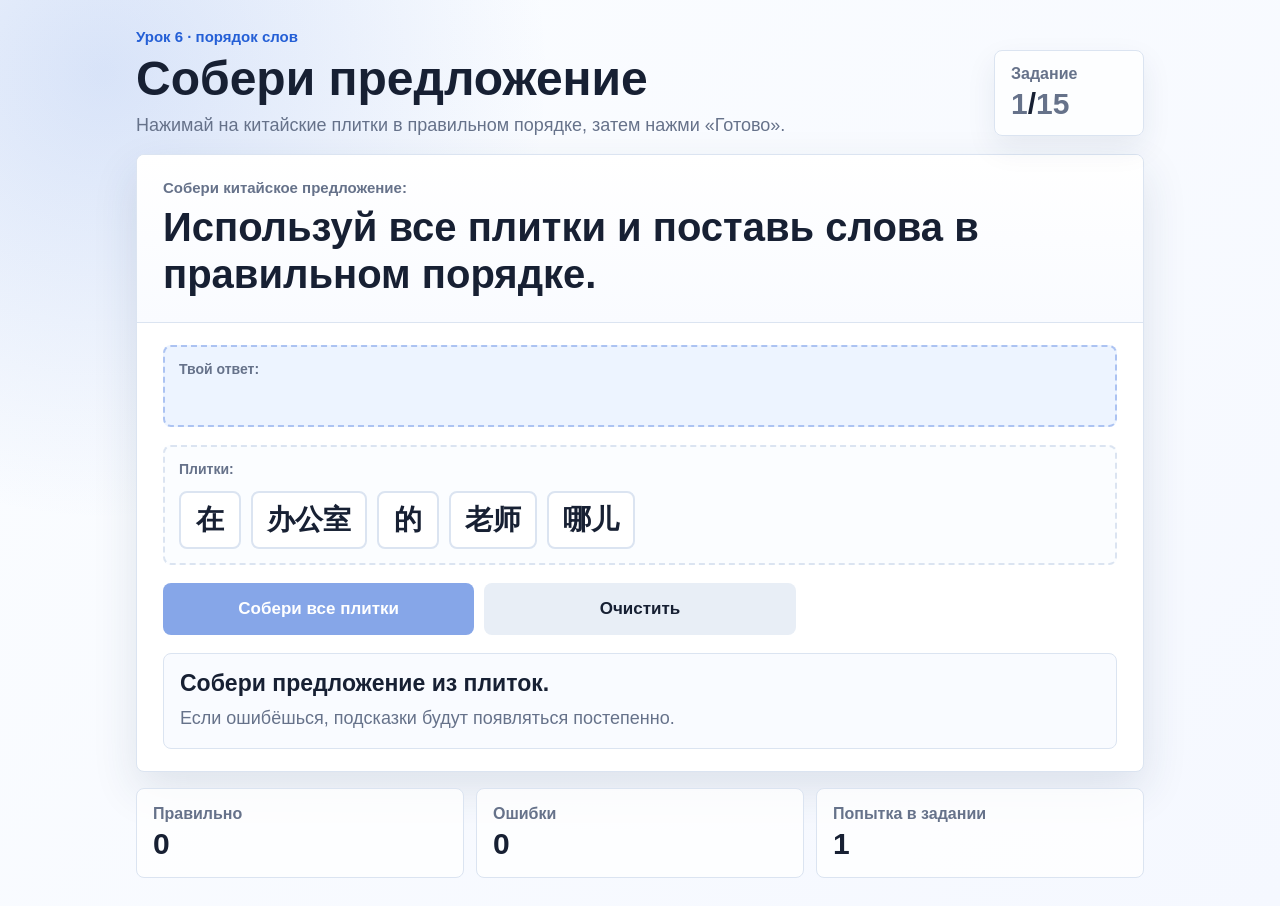
<file: lesson6-word-order.html>
<!doctype html>
<html lang="ru">
  <head>
    <meta charset="UTF-8" />
    <meta name="viewport" content="width=device-width, initial-scale=1.0" />
    <title>Урок 6: порядок слов</title>
    <style>
      :root {
        --bg: #f5f8ff;
        --card: #ffffff;
        --ink: #172033;
        --muted: #66728a;
        --blue: #245fd6;
        --blue-dark: #1948a5;
        --green: #16824d;
        --red: #c73535;
        --orange: #b76a00;
        --line: #dbe4f1;
        --soft-blue: #edf4ff;
        --soft-green: #ecf9f1;
        --soft-red: #fff0f0;
        --soft-orange: #fff7e8;
      }

      * {
        box-sizing: border-box;
      }

      body {
        margin: 0;
        min-height: 100vh;
        color: var(--ink);
        background:
          radial-gradient(circle at 8% 8%, rgba(36, 95, 214, 0.16), transparent 28rem),
          linear-gradient(135deg, #fbfdff 0%, var(--bg) 100%);
        font-family: "Microsoft YaHei", "Noto Sans SC", Arial, sans-serif;
      }

      .app {
        width: min(1040px, 100%);
        margin: 0 auto;
        padding: 28px 16px;
      }

      .top {
        display: grid;
        grid-template-columns: 1fr auto;
        gap: 16px;
        align-items: end;
        margin-bottom: 18px;
      }

      .eyebrow {
        margin: 0 0 8px;
        color: var(--blue);
        font-size: 15px;
        font-weight: 800;
      }

      h1 {
        margin: 0;
        font-size: clamp(30px, 5vw, 48px);
        line-height: 1.08;
      }

      .subtitle {
        margin: 10px 0 0;
        color: var(--muted);
        font-size: 18px;
      }

      .progress {
        min-width: 150px;
        padding: 14px 16px;
        border: 1px solid var(--line);
        border-radius: 8px;
        background: rgba(255, 255, 255, 0.8);
        box-shadow: 0 12px 30px rgba(29, 55, 90, 0.08);
      }

      .progress span {
        color: var(--muted);
        font-weight: 700;
      }

      .progress strong {
        display: block;
        margin-top: 4px;
        font-size: 30px;
      }

      .card {
        overflow: hidden;
        border: 1px solid var(--line);
        border-radius: 8px;
        background: var(--card);
        box-shadow: 0 18px 45px rgba(29, 55, 90, 0.12);
      }

      .task {
        padding: 24px 26px;
        border-bottom: 1px solid var(--line);
        background: linear-gradient(180deg, #fff 0%, #f9fbff 100%);
      }

      .label {
        margin: 0 0 8px;
        color: var(--muted);
        font-size: 15px;
        font-weight: 800;
      }

      .translation {
        margin: 0;
        font-size: clamp(24px, 5vw, 40px);
        font-weight: 900;
        line-height: 1.18;
      }

      .work {
        padding: 22px 26px;
      }

      .answer-zone,
      .tile-zone {
        display: flex;
        flex-wrap: wrap;
        gap: 10px;
        direction: ltr;
        justify-content: flex-start;
        align-content: flex-start;
        min-height: 82px;
        padding: 14px;
        border: 2px dashed var(--line);
        border-radius: 8px;
        background: #fbfdff;
      }

      .answer-zone {
        margin-bottom: 18px;
        border-color: rgba(36, 95, 214, 0.32);
        background: var(--soft-blue);
      }

      .zone-title {
        width: 100%;
        margin: 0 0 4px;
        color: var(--muted);
        font-size: 14px;
        font-weight: 800;
      }

      .tile {
        direction: ltr;
        unicode-bidi: isolate;
        border: 2px solid var(--line);
        border-radius: 8px;
        background: #fff;
        color: var(--ink);
        cursor: pointer;
        font: inherit;
        font-size: 28px;
        font-weight: 900;
        min-width: 62px;
        min-height: 54px;
        padding: 8px 14px;
        transition: transform 0.14s ease, border-color 0.14s ease, background 0.14s ease;
      }

      .tile:hover,
      .tile:focus-visible {
        transform: translateY(-2px);
        border-color: var(--blue);
        background: #f4f8ff;
        outline: none;
      }

      .tile.selected {
        border-color: var(--blue);
        background: #fff;
        box-shadow: 0 6px 16px rgba(36, 95, 214, 0.14);
      }

      .tile.dragging {
        opacity: 0.55;
      }

      .actions {
        display: grid;
        grid-template-columns: 1fr 1fr 1fr;
        gap: 10px;
        margin-top: 18px;
      }

      .button {
        min-height: 52px;
        border: 0;
        border-radius: 8px;
        background: var(--blue);
        color: white;
        cursor: pointer;
        font: inherit;
        font-size: 17px;
        font-weight: 900;
      }

      .button:hover {
        background: var(--blue-dark);
      }

      .button.secondary {
        background: #e8eef6;
        color: var(--ink);
      }

      .button.secondary:hover {
        background: #dce6f2;
      }

      .button:disabled {
        cursor: default;
        opacity: 0.55;
      }

      .button:disabled:hover {
        background: var(--blue);
      }

      .feedback {
        margin-top: 18px;
        padding: 16px;
        border: 1px solid var(--line);
        border-radius: 8px;
        background: #f9fbff;
      }

      .feedback.correct {
        border-color: rgba(22, 130, 77, 0.35);
        background: var(--soft-green);
      }

      .feedback.wrong {
        border-color: rgba(199, 53, 53, 0.32);
        background: var(--soft-red);
      }

      .feedback.hint {
        border-color: rgba(183, 106, 0, 0.35);
        background: var(--soft-orange);
      }

      .feedback-title {
        margin: 0 0 8px;
        font-size: 23px;
        font-weight: 900;
      }

      .feedback-title.correct {
        color: var(--green);
      }

      .feedback-title.wrong {
        color: var(--red);
      }

      .feedback-title.hint {
        color: var(--orange);
      }

      .feedback-text {
        margin: 0;
        color: var(--muted);
        font-size: 18px;
        line-height: 1.5;
      }

      .answer-line {
        margin: 6px 0;
        font-size: 24px;
        font-weight: 900;
        line-height: 1.35;
      }

      .score {
        display: grid;
        grid-template-columns: repeat(3, minmax(0, 1fr));
        gap: 12px;
        margin-top: 16px;
      }

      .score-card {
        padding: 16px;
        border: 1px solid var(--line);
        border-radius: 8px;
        background: rgba(255, 255, 255, 0.8);
      }

      .score-card span {
        color: var(--muted);
        font-weight: 800;
      }

      .score-card strong {
        display: block;
        margin-top: 4px;
        font-size: 30px;
      }

      .hidden {
        display: none;
      }

      @media (max-width: 760px) {
        .top,
        .score,
        .actions {
          grid-template-columns: 1fr;
        }

        .task,
        .work {
          padding-left: 16px;
          padding-right: 16px;
        }

        .tile {
          min-width: 56px;
          min-height: 50px;
          font-size: 25px;
        }
      }
    </style>
  </head>
  <body>
    <main class="app">
      <header class="top">
        <div>
          <p class="eyebrow">Урок 6 · порядок слов</p>
          <h1>Собери предложение</h1>
          <p class="subtitle">Нажимай на китайские плитки в правильном порядке, затем нажми «Готово».</p>
        </div>
        <div class="progress">
          <span>Задание</span>
          <strong><span id="currentNumber">1</span>/<span id="totalNumber">15</span></strong>
        </div>
      </header>

      <section class="card" aria-live="polite">
        <div class="task">
          <p class="label">Собери китайское предложение:</p>
          <p id="translation" class="translation"></p>
        </div>

        <div class="work">
          <div id="answerZone" class="answer-zone">
            <p class="zone-title">Твой ответ:</p>
          </div>

          <div id="tileZone" class="tile-zone">
            <p class="zone-title">Плитки:</p>
          </div>

          <div class="actions">
            <button id="checkButton" class="button" type="button">Готово</button>
            <button id="clearButton" class="button secondary" type="button">Очистить</button>
            <button id="nextButton" class="button hidden" type="button">Дальше</button>
            <button id="restartButton" class="button secondary hidden" type="button">Пройти еще раз</button>
          </div>

          <div id="feedback" class="feedback">
            <p id="feedbackTitle" class="feedback-title">Собери предложение из плиток.</p>
            <p id="answerLine" class="answer-line hidden"></p>
            <div id="feedbackText" class="feedback-text">Если ошибёшься, подсказки будут появляться постепенно.</div>
          </div>
        </div>
      </section>

      <section class="score" aria-label="Результат">
        <div class="score-card">
          <span>Правильно</span>
          <strong id="correctCount">0</strong>
        </div>
        <div class="score-card">
          <span>Ошибки</span>
          <strong id="wrongCount">0</strong>
        </div>
        <div class="score-card">
          <span>Попытка в задании</span>
          <strong id="tryCount">1</strong>
        </div>
      </section>
    </main>

    <script>
      const tasks = [
        {
          prompt: "Используй все плитки и поставь слова в правильном порядке.",
          ru: "Это книга моего учителя.",
          tiles: ["这", "是", "我", "老师", "的", "书"],
          answer: ["这", "是", "我", "老师", "的", "书"],
          sentence: "这是我老师的书。",
          pinyin: "zhè shì wǒ lǎoshī de shū.",
          translation: "Это книга моего учителя.",
          hints: [
            "Подсказка-перевод: “это” + “является” + “книга моего учителя”.",
            "Грамматика: для принадлежности используем 的. Сначала владелец, потом 的, потом предмет.",
            "Более очевидно: начни с 这 是, а “книга моего учителя” собери как 我 老师 的 书.",
          ],
        },
        {
          prompt: "Используй все плитки и поставь слова в правильном порядке.",
          ru: "Мой друг не пьёт кофе.",
          tiles: ["我", "的", "朋友", "不", "喝", "咖啡"],
          answer: ["我", "的", "朋友", "不", "喝", "咖啡"],
          sentence: "我的朋友不喝咖啡。",
          pinyin: "wǒ de péngyou bù hē kāfēi.",
          translation: "Мой друг не пьёт кофе.",
          hints: [
            "Подсказка-перевод: “мой друг” + “не пьёт” + “кофе”.",
            "Грамматика: 不 ставим перед глаголом действия.",
            "Более очевидно: “мой друг” = 我 的 朋友, “не пьёт кофе” = 不 喝 咖啡.",
          ],
        },
        {
          prompt: "Используй все плитки и поставь слова в правильном порядке.",
          ru: "Аудитория моего учителя большая.",
          tiles: ["我", "老师", "的", "教室", "很", "大"],
          answer: ["我", "老师", "的", "教室", "很", "大"],
          sentence: "我老师的教室很大。",
          pinyin: "wǒ lǎoshī de jiàoshì hěn dà.",
          translation: "Аудитория моего учителя большая.",
          hints: [
            "Подсказка-перевод: “аудитория моего учителя” + “большая”.",
            "Грамматика: 很 ставим перед прилагательным, а 的 показывает принадлежность.",
            "Более очевидно: сначала собери 我 老师 的 教室, потом 很 大.",
          ],
        },
        {
          prompt: "Используй все плитки и поставь слова в правильном порядке.",
          ru: "Она не моя однокурсница, она моя учительница.",
          tiles: ["她", "不", "是", "我", "的", "同学", "她", "是", "我", "的", "老师"],
          answer: ["她", "不", "是", "我", "的", "同学", "她", "是", "我", "的", "老师"],
          sentence: "她不是我的同学，她是我的老师。",
          pinyin: "tā bú shì wǒ de tóngxué, tā shì wǒ de lǎoshī.",
          translation: "Она не моя однокурсница, она моя учительница.",
          hints: [
            "Подсказка-перевод: сначала “она не моя однокурсница”, потом “она моя учительница”.",
            "Грамматика: 不是 отрицает 是 перед существительным или профессией.",
            "Более очевидно: первая часть начинается 她 不 是, вторая часть начинается 她 是.",
          ],
        },
        {
          prompt: "Используй все плитки и поставь слова в правильном порядке.",
          ru: "Я хочу купить словарь и тетрадь.",
          tiles: ["我", "要", "买", "词典", "和", "本子"],
          answer: ["我", "要", "买", "词典", "和", "本子"],
          sentence: "我要买词典和本子。",
          pinyin: "wǒ yào mǎi cídiǎn hé běnzi.",
          translation: "Я хочу купить словарь и тетрадь.",
          hints: [
            "Подсказка-перевод: “я” + “хочу” + “купить” + “словарь и тетрадь”.",
            "Грамматика: 要 ставим перед действием. Так получается “хочу что-то сделать”.",
            "Более очевидно: начни с 我 要 买, а два предмета соедини через 和.",
          ],
        },
        {
          prompt: "Используй все плитки и поставь слова в правильном порядке.",
          ru: "Сколько стоит эта чашка кофе?",
          tiles: ["这", "杯", "咖啡", "多少", "钱"],
          answer: ["这", "杯", "咖啡", "多少", "钱"],
          sentence: "这杯咖啡多少钱？",
          pinyin: "zhè bēi kāfēi duōshǎo qián?",
          translation: "Сколько стоит эта чашка кофе?",
          hints: [
            "Подсказка-перевод: “эта чашка кофе” + “сколько стоит”.",
            "Грамматика: 多少钱 обычно ставим после предмета.",
            "Более очевидно: сначала 这 杯 咖啡, потом 多少 钱.",
          ],
        },
        {
          prompt: "Используй все плитки и поставь слова в правильном порядке.",
          ru: "Где находится кабинет учителя?",
          tiles: ["老师", "的", "办公室", "在", "哪儿"],
          answer: ["老师", "的", "办公室", "在", "哪儿"],
          sentence: "老师的办公室在哪儿？",
          pinyin: "lǎoshī de bàngōngshì zài nǎr?",
          translation: "Где находится кабинет учителя?",
          hints: [
            "Подсказка-перевод: “кабинет учителя” + “находится где?”.",
            "Грамматика: вопрос о месте строится как место + 在 + 哪儿.",
            "Более очевидно: “кабинет учителя” = 老师 的 办公室, потом 在 哪儿.",
          ],
        },
        {
          prompt: "Используй все плитки и поставь слова в правильном порядке.",
          ru: "Библиотека там, банк тоже там.",
          tiles: ["图书馆", "在", "那儿", "银行", "也", "在", "那儿"],
          answer: ["图书馆", "在", "那儿", "银行", "也", "在", "那儿"],
          sentence: "图书馆在那儿，银行也在那儿。",
          pinyin: "túshūguǎn zài nàr, yínháng yě zài nàr.",
          translation: "Библиотека там, банк тоже там.",
          hints: [
            "Подсказка-перевод: “библиотека находится там”, потом “банк тоже находится там”.",
            "Грамматика: 也 обычно ставим перед глаголом или 在.",
            "Более очевидно: первая часть 图书馆 在 那儿, вторая часть 银行 也 在 那儿.",
          ],
        },
        {
          prompt: "Используй все плитки и поставь слова в правильном порядке.",
          ru: "Моя старшая сестра красивая.",
          tiles: ["我", "的", "姐姐", "很", "漂亮"],
          answer: ["我", "的", "姐姐", "很", "漂亮"],
          sentence: "我的姐姐很漂亮。",
          pinyin: "wǒ de jiějie hěn piàoliang.",
          translation: "Моя старшая сестра красивая.",
          hints: [
            "Подсказка-перевод: “моя старшая сестра” + “красивая”.",
            "Грамматика: 的 показывает принадлежность, 很 ставим перед прилагательным.",
            "Более очевидно: сначала 我 的 姐姐, потом 很 漂亮.",
          ],
        },
        {
          prompt: "Используй все плитки и поставь слова в правильном порядке.",
          ru: "Его младший брат не занят, он голодный.",
          tiles: ["他", "的", "弟弟", "不", "忙", "他", "很", "饿"],
          answer: ["他", "的", "弟弟", "不", "忙", "他", "很", "饿"],
          sentence: "他的弟弟不忙，他很饿。",
          pinyin: "tā de dìdi bù máng, tā hěn è.",
          translation: "Его младший брат не занят, он голодный.",
          hints: [
            "Подсказка-перевод: “его младший брат не занят”, потом “он голодный”.",
            "Грамматика: 不 ставим перед прилагательным для отрицания, 很 ставим перед прилагательным для описания.",
            "Более очевидно: первая часть 他 的 弟弟 不 忙, вторая часть 他 很 饿.",
          ],
        },
        {
          prompt: "Используй все плитки и поставь слова в правильном порядке.",
          ru: "Давайте я немного представлю моего друга.",
          tiles: ["我", "来", "介绍", "一下儿", "我", "的", "朋友"],
          answer: ["我", "来", "介绍", "一下儿", "我", "的", "朋友"],
          sentence: "我来介绍一下儿我的朋友。",
          pinyin: "wǒ lái jièshào yíxiàr wǒ de péngyou.",
          translation: "Давайте я немного представлю моего друга.",
          hints: [
            "Подсказка-перевод: “я представлю немного” + “моего друга”.",
            "Грамматика: 一下儿 ставим после глагола, чтобы смягчить действие.",
            "Более очевидно: начни с 我 来 介绍 一下儿, потом добавь 我 的 朋友.",
          ],
        },
        {
          prompt: "Используй все плитки и поставь слова в правильном порядке.",
          ru: "Это не моя книга, это словарь учителя.",
          tiles: ["这", "不", "是", "我", "的", "书", "这", "是", "老师", "的", "词典"],
          answer: ["这", "不", "是", "我", "的", "书", "这", "是", "老师", "的", "词典"],
          sentence: "这不是我的书，这是老师的词典。",
          pinyin: "zhè bú shì wǒ de shū, zhè shì lǎoshī de cídiǎn.",
          translation: "Это не моя книга, это словарь учителя.",
          hints: [
            "Подсказка-перевод: сначала “это не моя книга”, потом “это словарь учителя”.",
            "Грамматика: 不是 отрицает 是, а 的 показывает принадлежность.",
            "Более очевидно: первая часть 这 不 是 我 的 书, вторая часть 这 是 老师 的 词典.",
          ],
        },
        {
          prompt: "Используй все плитки и поставь слова в правильном порядке.",
          ru: "Мой друг учит китайский язык.",
          tiles: ["我", "的", "朋友", "学习", "汉语"],
          answer: ["我", "的", "朋友", "学习", "汉语"],
          sentence: "我的朋友学习汉语。",
          pinyin: "wǒ de péngyou xuéxí Hànyǔ.",
          translation: "Мой друг учит китайский язык.",
          hints: [
            "Подсказка-перевод: “мой друг” + “учит” + “китайский язык”.",
            "Грамматика: 的 показывает принадлежность, а 学习 — действие.",
            "Более очевидно: сначала 我 的 朋友, потом 学习 汉语.",
          ],
        },
        {
          prompt: "Используй все плитки и поставь слова в правильном порядке.",
          ru: "Его книга новая, моя книга толстая.",
          tiles: ["他", "的", "书", "很", "新", "我", "的", "书", "很", "厚"],
          answer: ["他", "的", "书", "很", "新", "我", "的", "书", "很", "厚"],
          sentence: "他的书很新，我的书很厚。",
          pinyin: "tā de shū hěn xīn, wǒ de shū hěn hòu.",
          translation: "Его книга новая, моя книга толстая.",
          hints: [
            "Подсказка-перевод: “его книга новая”, потом “моя книга толстая”.",
            "Грамматика: 很 ставим перед прилагательными 新 и 厚.",
            "Более очевидно: первая часть 他 的 书 很 新, вторая часть 我 的 书 很 厚.",
          ],
        },
        {
          prompt: "Используй все плитки и поставь слова в правильном порядке.",
          ru: "Мой однокурсник хочет пить воду.",
          tiles: ["我", "的", "同学", "要", "喝", "水"],
          answer: ["我", "的", "同学", "要", "喝", "水"],
          sentence: "我的同学要喝水。",
          pinyin: "wǒ de tóngxué yào hē shuǐ.",
          translation: "Мой однокурсник хочет пить воду.",
          hints: [
            "Подсказка-перевод: “мой однокурсник” + “хочет пить” + “воду”.",
            "Грамматика: 要 ставим перед действием. Так получается “хочет что-то сделать”.",
            "Более очевидно: сначала 我 的 同学, потом 要 喝 水.",
          ],
        },
      ];

      const vocab = {
        这: "zhè — это",
        是: "shì — быть, являться",
        我: "wǒ — я",
        老师: "lǎoshī — учитель",
        的: "de — частица принадлежности",
        书: "shū — книга",
        朋友: "péngyou — друг",
        不: "bù — не",
        喝: "hē — пить",
        咖啡: "kāfēi — кофе",
        教室: "jiàoshì — аудитория",
        很: "hěn — показатель перед прилагательным",
        大: "dà — большой",
        她: "tā — она",
        同学: "tóngxué — однокурсник",
        要: "yào — хотеть, надо",
        买: "mǎi — покупать",
        词典: "cídiǎn — словарь",
        和: "hé — и",
        本子: "běnzi — тетрадь",
        杯: "bēi — чашка, стакан",
        多少: "duōshǎo — сколько",
        钱: "qián — деньги",
        办公室: "bàngōngshì — офис, кабинет",
        在: "zài — находиться",
        哪儿: "nǎr — где",
        图书馆: "túshūguǎn — библиотека",
        那儿: "nàr — там",
        银行: "yínháng — банк",
        也: "yě — тоже",
        姐姐: "jiějie — старшая сестра",
        漂亮: "piàoliang — красивая",
        他: "tā — он",
        弟弟: "dìdi — младший брат",
        忙: "máng — занятой",
        饿: "è — голодный",
        来: "lái — приходить; здесь: давай я...",
        介绍: "jièshào — представлять",
        一下儿: "yíxiàr — немного, смягчение действия",
        汉语: "Hànyǔ — китайский язык",
        学习: "xuéxí — учиться, изучать",
        新: "xīn — новый",
        厚: "hòu — толстый",
        水: "shuǐ — вода",
      };

      const translationEl = document.querySelector("#translation");
      const answerZone = document.querySelector("#answerZone");
      const tileZone = document.querySelector("#tileZone");
      const checkButton = document.querySelector("#checkButton");
      const clearButton = document.querySelector("#clearButton");
      const nextButton = document.querySelector("#nextButton");
      const restartButton = document.querySelector("#restartButton");
      const feedback = document.querySelector("#feedback");
      const feedbackTitle = document.querySelector("#feedbackTitle");
      const feedbackText = document.querySelector("#feedbackText");
      const answerLine = document.querySelector("#answerLine");
      const currentNumber = document.querySelector("#currentNumber");
      const totalNumber = document.querySelector("#totalNumber");
      const correctCountEl = document.querySelector("#correctCount");
      const wrongCountEl = document.querySelector("#wrongCount");
      const tryCountEl = document.querySelector("#tryCount");

      let queue = [];
      let taskIndex = 0;
      let selected = [];
      let mistakesThisTask = 0;
      let correctCount = 0;
      let wrongCount = 0;
      let locked = false;
      let shownHints = [];
      let draggedSelectedIndex = null;

      function shuffle(items) {
        return [...items].sort(() => Math.random() - 0.5);
      }

      function currentTask() {
        return queue[taskIndex];
      }

      function normalize(items) {
        return items.join("");
      }

      function updateScore() {
        currentNumber.textContent = Math.min(taskIndex + 1, queue.length);
        totalNumber.textContent = queue.length;
        correctCountEl.textContent = correctCount;
        wrongCountEl.textContent = wrongCount;
        tryCountEl.textContent = mistakesThisTask + 1;
      }

      function updateCheckButton() {
        if (locked) return;
        const task = currentTask();
        const isComplete = selected.length === task.mixedTiles.length;
        checkButton.disabled = !isComplete;
        checkButton.textContent = isComplete ? "Готово" : "Собери все плитки";
      }

      function setFeedback(kind, title, text, answer = "") {
        feedback.className = `feedback ${kind}`;
        feedbackTitle.className = `feedback-title ${kind}`;
        feedbackTitle.textContent = title;
        feedbackText.textContent = text;
        if (answer) {
          answerLine.textContent = answer;
          answerLine.classList.remove("hidden");
        } else {
          answerLine.textContent = "";
          answerLine.classList.add("hidden");
        }
      }

      function escapeHtml(text) {
        return text
          .replaceAll("&", "&amp;")
          .replaceAll("<", "&lt;")
          .replaceAll(">", "&gt;")
          .replaceAll('"', "&quot;");
      }

      function uniqueTiles(task) {
        return [...new Set(task.tiles)];
      }

      function vocabHint(task) {
        const lines = uniqueTiles(task).map((tile) => `${tile} — ${vocab[tile] || "слово из задания"}`);
        return `Словарик плиток:<br>${lines.map(escapeHtml).join("<br>")}`;
      }

      function hintForMistake(task, mistakeNumber) {
        if (mistakeNumber === 1) {
          return `Перевод: ${task.ru}`;
        }
        if (mistakeNumber === 2) {
          return task.hints[1];
        }
        if (mistakeNumber === 3) {
          return task.hints[0].replace("Подсказка-перевод:", "Порядок слов:");
        }
        return vocabHint(task);
      }

      function renderHints() {
        feedbackText.innerHTML = shownHints
          .map((hint, index) => `<div class="hint-item"><strong>Подсказка ${index + 1}.</strong> ${hint}</div>`)
          .join("");
      }

      function renderTemporaryHint(text) {
        const savedHints = shownHints
          .map((hint, index) => `<div class="hint-item"><strong>Подсказка ${index + 1}.</strong> ${hint}</div>`)
          .join("");
        feedbackText.innerHTML = `<div class="hint-item"><strong>Важно.</strong> ${escapeHtml(text)}</div>${savedHints}`;
      }

      function moveSelected(fromIndex, toIndex) {
        if (fromIndex === toIndex || fromIndex < 0 || toIndex < 0) return;
        const [item] = selected.splice(fromIndex, 1);
        selected.splice(toIndex, 0, item);
        renderTiles();
      }

      function makeTile(text, index, selectedTile) {
        const button = document.createElement("button");
        button.type = "button";
        button.className = selectedTile ? "tile selected" : "tile";
        button.textContent = text;
        button.dataset.index = index;
        if (selectedTile) {
          button.draggable = true;
          button.addEventListener("dragstart", (event) => {
            draggedSelectedIndex = index;
            button.classList.add("dragging");
            event.dataTransfer.effectAllowed = "move";
            event.dataTransfer.setData("text/plain", String(index));
          });
          button.addEventListener("dragend", () => {
            draggedSelectedIndex = null;
            button.classList.remove("dragging");
          });
          button.addEventListener("dragover", (event) => {
            event.preventDefault();
            event.dataTransfer.dropEffect = "move";
          });
          button.addEventListener("drop", (event) => {
            event.preventDefault();
            const fromIndex = draggedSelectedIndex ?? Number(event.dataTransfer.getData("text/plain"));
            moveSelected(fromIndex, index);
          });
        }
        button.addEventListener("click", () => {
          if (locked) return;
          if (selectedTile) {
            removeSelected(index);
          } else {
            addSelected(index);
          }
        });
        return button;
      }

      function renderTiles() {
        const task = currentTask();
        answerZone.innerHTML = '<p class="zone-title">Твой ответ:</p>';
        tileZone.innerHTML = '<p class="zone-title">Плитки:</p>';

        selected.forEach((item, index) => {
          answerZone.appendChild(makeTile(item.text, index, true));
        });

        task.mixedTiles.forEach((text, index) => {
          if (!selected.some((item) => item.sourceIndex === index)) {
            tileZone.appendChild(makeTile(text, index, false));
          }
        });
        updateCheckButton();
      }

      function addSelected(sourceIndex) {
        const task = currentTask();
        selected.push({ text: task.mixedTiles[sourceIndex], sourceIndex });
        renderTiles();
      }

      function removeSelected(selectedIndex) {
        selected.splice(selectedIndex, 1);
        renderTiles();
      }

      function clearAnswer() {
        if (locked) return;
        selected = [];
        renderTiles();
      }

      function renderTask() {
        const task = currentTask();
        selected = [];
        mistakesThisTask = 0;
        locked = false;
        shownHints = [];
        translationEl.textContent = task.prompt;
        checkButton.classList.remove("hidden");
        clearButton.classList.remove("hidden");
        nextButton.classList.add("hidden");
        restartButton.classList.add("hidden");
        clearButton.disabled = false;
        setFeedback("", "Собери предложение из плиток.", "Если ошибёшься, подсказки будут появляться постепенно.");
        renderTiles();
        updateScore();
      }

      function checkAnswer() {
        if (locked) return;
        const task = currentTask();
        if (selected.length !== task.mixedTiles.length) return;

        const selectedSnapshot = selected.map((item) => ({ ...item }));
        const chosen = selectedSnapshot.map((item) => item.text);
        if (normalize(chosen) === normalize(task.answer)) {
          locked = true;
          correctCount += 1;
          updateScore();
          setFeedback(
            "correct",
            "✅ 对！",
            `${task.pinyin} — ${task.translation}`,
            task.sentence
          );
          checkButton.classList.add("hidden");
          clearButton.classList.add("hidden");
          nextButton.classList.remove("hidden");
          renderTiles();
          return;
        }

        selected = selectedSnapshot;
        mistakesThisTask += 1;
        wrongCount += 1;
        updateScore();
        const nextHint = hintForMistake(task, mistakesThisTask);
        const alreadyShownVocab = shownHints.some((hint) => hint.startsWith("Словарик плиток:"));
        if (mistakesThisTask < 4 || !alreadyShownVocab) {
          shownHints.unshift(nextHint);
        }
        feedback.className = "feedback wrong";
        feedbackTitle.className = "feedback-title wrong";
        feedbackTitle.textContent = "❌ 错。";
        answerLine.textContent = "";
        answerLine.classList.add("hidden");
        renderHints();
        renderTiles();
      }

      function goNext() {
        taskIndex += 1;
        if (taskIndex >= queue.length) {
          finishExercise();
        } else {
          renderTask();
        }
      }

      function finishExercise() {
        locked = true;
        translationEl.textContent = "练习完成！";
        answerZone.innerHTML = '<p class="zone-title">Результат:</p>';
        tileZone.innerHTML = "";
        checkButton.classList.add("hidden");
        clearButton.classList.add("hidden");
        nextButton.classList.add("hidden");
        restartButton.classList.remove("hidden");
        setFeedback(
          "correct",
          "Готово!",
          "Можно пройти упражнение ещё раз: порядок заданий и плиток поменяется.",
          `Правильно: ${correctCount}. Ошибки: ${wrongCount}.`
        );
      }

      function startExercise() {
        queue = shuffle(tasks).map((task) => ({
          ...task,
          mixedTiles: shuffle(task.tiles),
        }));
        taskIndex = 0;
        correctCount = 0;
        wrongCount = 0;
        renderTask();
      }

      checkButton.addEventListener("click", checkAnswer);
      clearButton.addEventListener("click", clearAnswer);
      nextButton.addEventListener("click", goNext);
      restartButton.addEventListener("click", startExercise);
      startExercise();
    </script>
  </body>
</html>
</file>
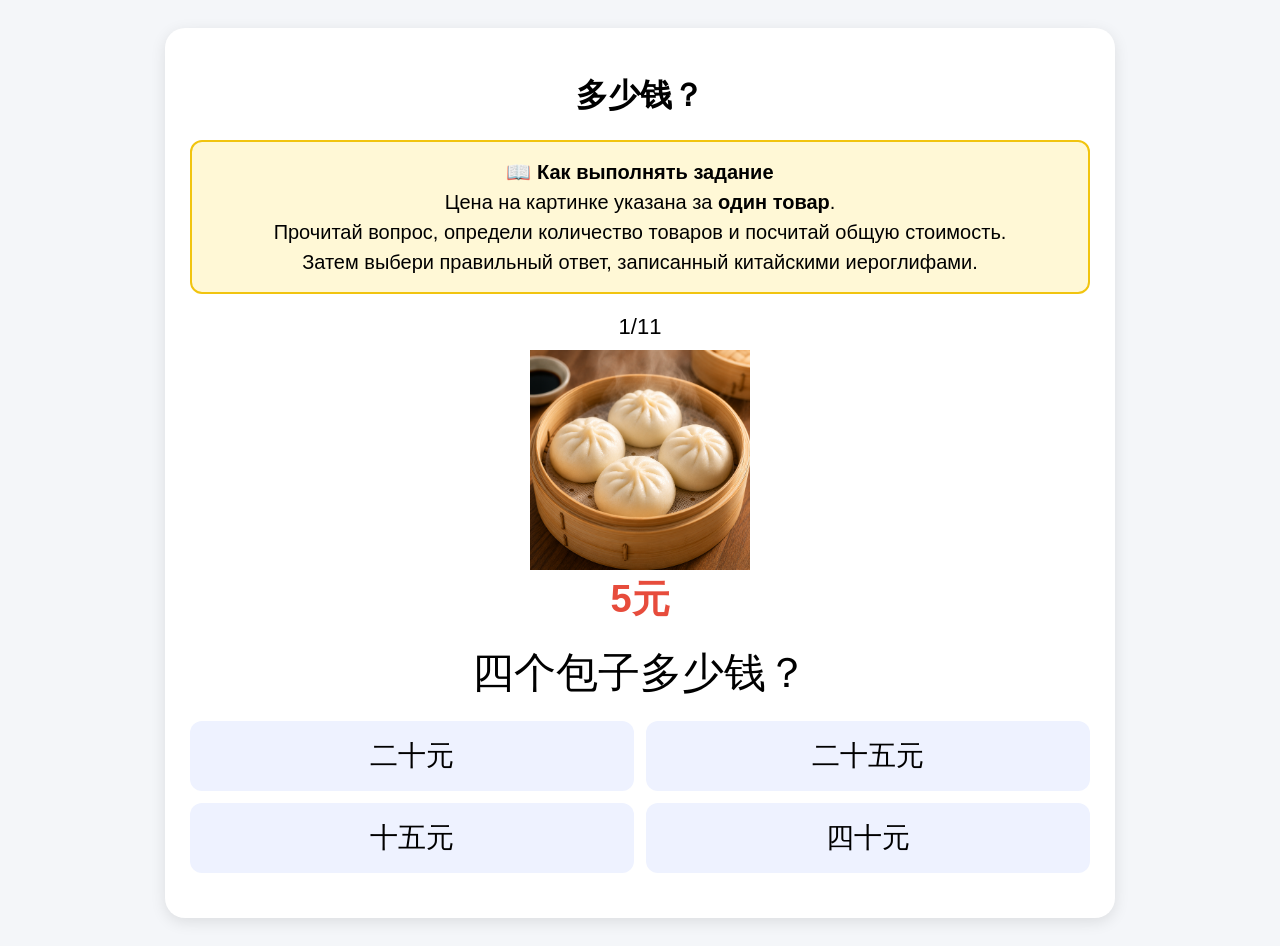
<file: shopping_prices_quiz.html>
<!DOCTYPE html>
<html lang="ru">
<head>
<meta charset="UTF-8">
<meta name="viewport" content="width=device-width, initial-scale=1.0">
<title>多少钱练习</title>
<style>
body{font-family:Arial,sans-serif;background:#f4f6f9;padding:20px}
.card{max-width:900px;margin:auto;background:#fff;border-radius:20px;padding:25px;text-align:center;box-shadow:0 4px 15px rgba(0,0,0,.1)}
img{height:220px;max-width:100%;object-fit:contain}
.price{font-size:38px;font-weight:bold;color:#e74c3c}
.question{font-size:42px;margin:20px 0}
.options{display:grid;grid-template-columns:1fr 1fr;gap:12px}
.option{padding:16px;font-size:28px;border:none;border-radius:12px;background:#eef2ff;cursor:pointer}
.feedback{margin-top:20px;font-size:22px;line-height:1.6}
.next{margin-top:20px;padding:12px 24px;font-size:18px}
.progress{font-size:22px;margin-bottom:10px}
</style>
</head>
<body>
<div class="card">
<h1>多少钱？</h1>
  <div style="
background:#fff8d6;
border:2px solid #f1c40f;
border-radius:12px;
padding:15px;
margin-bottom:20px;
font-size:20px;
line-height:1.5;
">
📖 <b>Как выполнять задание</b><br>
Цена на картинке указана за <b>один товар</b>.<br>
Прочитай вопрос, определи количество товаров и посчитай общую стоимость.<br>
Затем выбери правильный ответ, записанный китайскими иероглифами.
</div>
<div class="progress" id="progress"></div>
<img id="productImg">
<div class="price" id="price"></div>
<div class="question" id="question"></div>
<div class="options" id="options"></div>
<div class="feedback" id="feedback"></div>
<button class="next" id="nextBtn" style="display:none">下一题</button>
</div>

<script>
const products=[
{name:"茶",pinyin:"chá",price:8,image:"images/чай.png",measure:"杯",count:3},
{name:"咖啡",pinyin:"kāfēi",price:12,image:"images/кофе.png",measure:"杯",count:2},
{name:"饺子",pinyin:"jiǎozi",price:21,image:"images/дзяодзы.png",measure:"碗",count:1},
{name:"包子",pinyin:"bāozi",price:5,image:"images/baozi.png",measure:"个",count:4},
{name:"牛奶",pinyin:"niúnǎi",price:6,image:"images/молоко.png",measure:"瓶",count:2},
{name:"水",pinyin:"shuǐ",price:3,image:"images/воды.png",measure:"瓶",count:3},
{name:"书包",pinyin:"shūbāo",price:25,image:"images/рюкзак.png",measure:"个",count:4},
{name:"笔",pinyin:"bǐ",price:4,image:"images/ручка.png",measure:"支",count:5},
{name:"词典",pinyin:"cídiǎn",price:20,image:"images/словарь.png",measure:"本",count:2},
{name:"书",pinyin:"shū",price:15,image:"images/книга.png",measure:"本",count:2},
{name:"面包",pinyin:"miànbāo",price:9,image:"images/хлеб.png",measure:"个",count:3}
];

const countZh={2:"两",3:"三",4:"四",5:"五"};

const countPinyin={2:"liǎng",3:"sān",4:"sì",5:"wǔ"};
const measurePinyin={"本":"běn","个":"gè","支":"zhī","瓶":"píng","杯":"bēi"};

function chinesePinyin(str){
const map={
"三十元":"sānshí yuán","二十四元":"èrshísì yuán","二十一元":"èrshíyī yuán","二十元":"èrshí yuán",
"十二元":"shí'èr yuán","九元":"jiǔ yuán","一百元":"yìbǎi yuán","四十元":"sìshí yuán","二十七元":"èrshíqī yuán"
};
return map[str]||str;
}

function translation(p,total){
const names={"茶":"茶","咖啡":"咖啡","饺子":"饺子","包子":"包子","牛奶":"牛奶","水":"水","书包":"书包","笔":"笔","词典":"词典","书":"书","面包":"面包"};
const ru={
"茶":"Три чашки чая стоят 24 юаня.",
"咖啡":"Две чашки кофе стоят 24 юаня.",
"饺子":"Одна миска дзяодзы стоит 21 юань.",
"包子":"Четыре баодзы стоят 20 юаней.",
"牛奶":"Две бутылки молока стоят 12 юаней.",
"水":"Три бутылки воды стоят 9 юаней.",
"书包":"Четыре рюкзака стоят 100 юаней.",
"笔":"Пять ручек стоят 20 юаней.",
"词典":"Два словаря стоят 40 юаней.",
"书":"Две книги стоят 30 юаней.",
"面包":"Три хлеба стоят 27 юаней."
};
return ru[p.name];
}


function numToZh(n){
const d=["零","一","二","三","四","五","六","七","八","九"];
if(n<10)return d[n];
if(n===10)return "十";
if(n<20)return "十"+d[n%10];
if(n<100){let t=Math.floor(n/10),o=n%10;return o?d[t]+"十"+d[o]:d[t]+"十";}
if(n===100)return "一百";
if(n<110)return "一百零"+d[n-100];
if(n<200)return "一百"+numToZh(n-100);
return n.toString();
}

let list=[...products].sort(()=>Math.random()-0.5);
let current=0,score=0;

function loadQuestion(){
const p=list[current];
const total=p.price*p.count;

document.getElementById("progress").textContent=`${current+1}/${list.length}`;
document.getElementById("productImg").src=p.image;
document.getElementById("price").textContent=p.price+"元";
document.getElementById("question").textContent=`${countZh[p.count]}${p.measure}${p.name}多少钱？`;
document.getElementById("feedback").innerHTML="";
document.getElementById("nextBtn").style.display="none";

const correct=numToZh(total)+"元";
const answers=[
correct,
numToZh(total+p.price)+"元",
numToZh(Math.max(1,total-p.price))+"元",
numToZh(total*2)+"元"
].sort(()=>Math.random()-0.5);

const box=document.getElementById("options");
box.innerHTML="";

answers.forEach(a=>{
const btn=document.createElement("button");
btn.className="option";
btn.textContent=a;
btn.onclick=()=>checkAnswer(a,correct,p,total);
box.appendChild(btn);
});
}

function checkAnswer(answer,correct,p,total){
const fb=document.getElementById("feedback");

if(answer===correct){
score++;
fb.innerHTML=`✅ ${countZh[p.count]}${p.measure}${p.name}${correct}钱。<br><br>
<b>${countZh[p.count]}${p.measure}${p.name}${correct}钱</b><br>
${countPinyin[p.count]} ${measurePinyin[p.measure]} ${p.pinyin} ${chinesePinyin(correct)} qián<br><br>
${translation(p,total)}<br><br>
${p.price} × ${p.count} = ${total}<br><br>
${correct} = ${total}元`;
}else{
fb.innerHTML=`❌ Правильный ответ: <b>${correct}</b><br><br>${p.price} × ${p.count} = ${total}<br><br>${correct} = ${total}元`;
}

document.querySelectorAll(".option").forEach(b=>b.disabled=true);
document.getElementById("nextBtn").style.display="inline-block";
}

document.getElementById("nextBtn").onclick=()=>{
current++;
if(current>=list.length){
document.querySelector(".card").innerHTML=`<h1>🎉 完成！</h1><h2>${score}/${list.length}</h2><h3>${Math.round(score/list.length*100)}%</h3>`;
return;
}
loadQuestion();
}

loadQuestion();
</script>
</body>
</html>
</file>
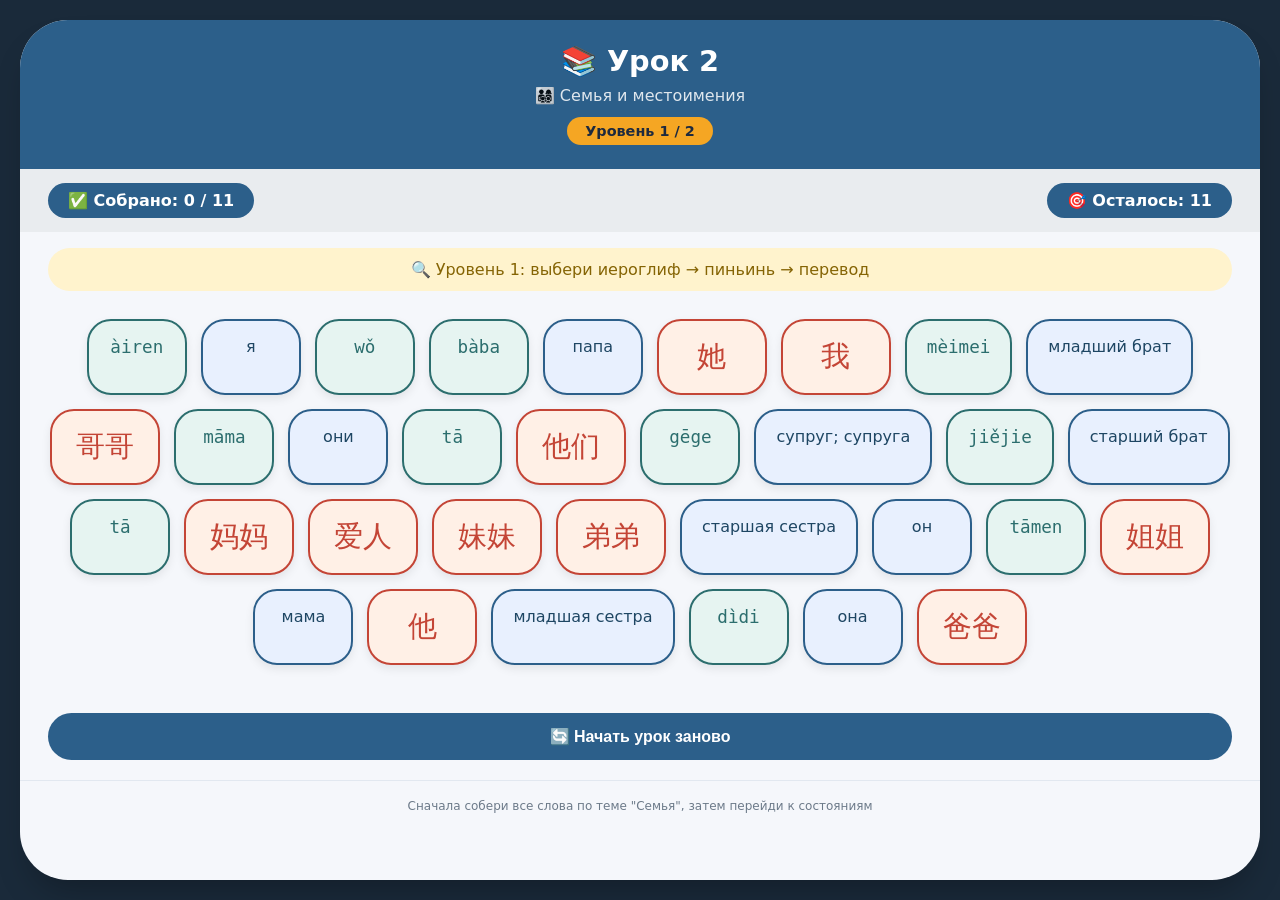
<file: urok2.html>
<!DOCTYPE html>
<html lang="ru">
<head>
    <meta charset="UTF-8">
    <meta name="viewport" content="width=device-width, initial-scale=1.0, user-scalable=yes">
    <title>Урок 2 — Семья + Состояния</title>
    <style>
        * {
            box-sizing: border-box;
            user-select: none;
        }

        body {
            background: #1a2a3a;
            font-family: 'Segoe UI', Roboto, system-ui, sans-serif;
            margin: 0;
            padding: 20px;
            display: flex;
            justify-content: center;
            min-height: 100vh;
        }

        .game-container {
            max-width: 1300px;
            width: 100%;
            background: #f5f7fb;
            border-radius: 48px;
            box-shadow: 0 20px 35px -12px rgba(0, 0, 0, 0.3);
            overflow: hidden;
        }

        .header {
            background: #2c5f8a;
            color: white;
            padding: 24px 28px;
            text-align: center;
        }

        .header h1 {
            margin: 0;
            font-size: 1.8rem;
        }

        .header p {
            margin: 8px 0 0;
            opacity: 0.85;
        }

        .level-badge {
            display: inline-block;
            background: #f5a623;
            color: #1e2a3e;
            padding: 6px 18px;
            border-radius: 60px;
            margin-top: 12px;
            font-weight: bold;
            font-size: 0.9rem;
        }

        .stats {
            display: flex;
            justify-content: space-between;
            align-items: center;
            padding: 14px 28px;
            background: #e9ecef;
            flex-wrap: wrap;
            gap: 12px;
        }

        .score-box {
            background: #2c5f8a;
            padding: 8px 20px;
            border-radius: 60px;
            color: white;
            font-weight: bold;
        }

        .message-area {
            background: #fff3cd;
            margin: 16px 28px 0 28px;
            padding: 12px 20px;
            border-radius: 60px;
            text-align: center;
            font-weight: 500;
            transition: 0.2s;
        }

        .cards-grid {
            display: flex;
            flex-wrap: wrap;
            gap: 14px;
            padding: 28px;
            justify-content: center;
        }

        .card {
            background: white;
            border-radius: 24px;
            padding: 16px 20px;
            min-width: 100px;
            text-align: center;
            font-size: 1.2rem;
            font-weight: 500;
            cursor: pointer;
            transition: all 0.2s ease;
            box-shadow: 0 4px 10px rgba(0, 0, 0, 0.08);
            border: 2px solid #dce5ec;
        }

        .card.type-hanzi {
            background: #fff0e6;
            border-color: #c44536;
            color: #c44536;
            font-size: 1.8rem;
            min-width: 110px;
        }

        .card.type-pinyin {
            background: #e6f4f1;
            border-color: #2c6e6e;
            color: #2c6e6e;
            font-family: monospace;
            font-size: 1.1rem;
        }

        .card.type-translation {
            background: #e8f0fe;
            border-color: #2c5f8a;
            color: #1e4663;
            font-size: 1rem;
        }

        .card.selected {
            background: #ffecb3;
            border-color: #f5a623;
            transform: scale(0.98);
        }

        .card.matched {
            display: none;
        }

        .matching-board {
            display: flex;
            flex-wrap: wrap;
            gap: 30px;
            padding: 28px;
            justify-content: center;
        }

        .matching-column {
            flex: 1;
            min-width: 260px;
            background: #f8fafc;
            border-radius: 32px;
            padding: 20px;
        }

        .matching-column h3 {
            text-align: center;
            color: #1e4663;
            margin-bottom: 20px;
        }

        .matching-card {
            background: white;
            border: 2px solid #dce5ec;
            border-radius: 60px;
            padding: 14px 20px;
            margin-bottom: 12px;
            text-align: center;
            cursor: pointer;
            transition: 0.2s;
            font-weight: 500;
        }

        .matching-card.chinese-card {
            color: #c44536;
            font-size: 1.3rem;
        }

        .matching-card.russian-card {
            color: #2c5f8a;
        }

        .matching-card.selected {
            background: #ffecb3;
            border-color: #f5a623;
        }

        .matching-card.matched {
            display: none;
        }

        .next-btn, .reset-all-btn {
            background: #2c5f8a;
            color: white;
            border: none;
            padding: 14px 28px;
            border-radius: 60px;
            font-weight: bold;
            font-size: 1rem;
            cursor: pointer;
            margin: 20px 28px;
            display: block;
            width: calc(100% - 56px);
        }

        .next-btn {
            background: #2c6e6e;
        }

        .next-btn:hover, .reset-all-btn:hover {
            opacity: 0.9;
            transform: translateY(-1px);
        }

        .hidden {
            display: none;
        }

        footer {
            text-align: center;
            padding: 18px 20px;
            color: #6c7a89;
            font-size: 0.75rem;
            border-top: 1px solid #e2e8f0;
        }

        @media (max-width: 700px) {
            .card { padding: 12px 14px; min-width: 75px; }
            .card.type-hanzi { font-size: 1.5rem; min-width: 85px; }
            .matching-card { padding: 10px 16px; }
        }
    </style>
</head>
<body>
<div class="game-container">
    <div class="header">
        <h1>📚 Урок 2</h1>
        <p id="levelTitle">👨‍👩‍👧‍👦 Семья и местоимения</p>
        <div class="level-badge" id="levelBadge">Уровень 1 / 2</div>
    </div>

    <div class="stats">
        <div class="score-box">✅ Собрано: <span id="progressCount">0</span> / <span id="totalCount">0</span></div>
        <div class="score-box">🎯 Осталось: <span id="remainingCount">0</span></div>
    </div>

    <div id="messageArea" class="message-area">🔍 Начинаем уровень 1: собери пазл</div>

    <div id="gameContent"></div>

    <button id="nextLevelBtn" class="next-btn hidden">➡ Перейти к уровню 2</button>
    <button id="resetAllBtn" class="reset-all-btn">🔄 Начать урок заново</button>
    <footer>Сначала собери все слова по теме "Семья", затем перейди к состояниям</footer>
</div>

<script>
    // ---------- УРОВЕНЬ 1: Семья и местоимения (11 слов) ----------
    // Важно: у "他" и "她" ОДИНАКОВЫЙ пиньинь "tā"
    const level1Words = [
        { hanzi: "我", pinyin: "wǒ", translation: "я" },
        { hanzi: "爸爸", pinyin: "bàba", translation: "папа" },
        { hanzi: "妈妈", pinyin: "māma", translation: "мама" },
        { hanzi: "他们", pinyin: "tāmen", translation: "они" },
        { hanzi: "哥哥", pinyin: "gēge", translation: "старший брат" },
        { hanzi: "他", pinyin: "tā", translation: "он" },
        { hanzi: "姐姐", pinyin: "jiějie", translation: "старшая сестра" },
        { hanzi: "她", pinyin: "tā", translation: "она" },
        { hanzi: "爱人", pinyin: "àiren", translation: "супруг; супруга" },
        { hanzi: "弟弟", pinyin: "dìdi", translation: "младший брат" },
        { hanzi: "妹妹", pinyin: "mèimei", translation: "младшая сестра" }
    ];

    // ---------- УРОВЕНЬ 2: Состояния, частицы, наречия (9 слов) ----------
    const level2Words = [
        { hanzi: "吗", pinyin: "ma", translation: "вопросительная частица" },
        { hanzi: "很", pinyin: "hěn", translation: "очень" },
        { hanzi: "呢", pinyin: "ne", translation: "частица переспроса" },
        { hanzi: "也", pinyin: "yě", translation: "тоже" },
        { hanzi: "都", pinyin: "dōu", translation: "все; оба" },
        { hanzi: "忙", pinyin: "máng", translation: "занятый" },
        { hanzi: "累", pinyin: "lèi", translation: "уставший" },
        { hanzi: "饿", pinyin: "è", translation: "голодный" },
        { hanzi: "渴", pinyin: "kě", translation: "испытывающий жажду" }
    ];

    let currentLevel = 1;
    let level1Complete = false;
    let level2Complete = false;

    // Переменные для уровня 1 (пазл)
    let cards = [];
    let selectedCards = [];
    let currentStep = 0;
    let matchedWords1 = new Array(level1Words.length).fill(false);

    // Переменные для уровня 2 (сопоставление)
    let leftItems = [];
    let rightItems = [];
    let selectedLeftId = null;
    let matchedWords2 = new Array(level2Words.length).fill(false);

    const gameContent = document.getElementById('gameContent');
    const levelTitle = document.getElementById('levelTitle');
    const levelBadge = document.getElementById('levelBadge');
    const messageDiv = document.getElementById('messageArea');
    const progressSpan = document.getElementById('progressCount');
    const totalSpan = document.getElementById('totalCount');
    const remainingSpan = document.getElementById('remainingCount');
    const nextLevelBtn = document.getElementById('nextLevelBtn');
    const resetAllBtn = document.getElementById('resetAllBtn');

    function shuffleArray(arr) {
        for (let i = arr.length - 1; i > 0; i--) {
            const j = Math.floor(Math.random() * (i + 1));
            [arr[i], arr[j]] = [arr[j], arr[i]];
        }
        return arr;
    }

    // ========== УРОВЕНЬ 1: ПАЗЛ ==========
    // Важное изменение: создаём карточки пиньиня, но при проверке
    // для слов "他" и "她" разрешаем использовать любой пиньинь "tā"
    function buildDeckLevel1() {
        const deck = [];
        level1Words.forEach((word, idx) => {
            deck.push({ id: Math.random(), wordId: idx, type: 'hanzi', value: word.hanzi, matched: false, pinyin: word.pinyin });
            deck.push({ id: Math.random(), wordId: idx, type: 'pinyin', value: word.pinyin, matched: false, pinyin: word.pinyin });
            deck.push({ id: Math.random(), wordId: idx, type: 'translation', value: word.translation, matched: false });
        });
        return shuffleArray(deck);
    }

    // Проверка: подходит ли пиньинь к выбранному иероглифу?
    function isPinyinMatching(hanziCard, pinyinCard) {
        const hanziWord = level1Words[hanziCard.wordId];
        const pinyinWord = level1Words[pinyinCard.wordId];
        
        // Если это слова "他" или "她" — разрешаем любой пиньинь "tā"
        const isTaHanzi = (hanziWord.hanzi === "他" || hanziWord.hanzi === "她");
        const isTaPinyin = (pinyinWord.pinyin === "tā");
        
        if (isTaHanzi && isTaPinyin) {
            return true; // он/она и любой tā подходят
        }
        
        // Для всех остальных слов — строгое совпадение wordId
        return hanziCard.wordId === pinyinCard.wordId;
    }

    function updateStatsLevel1() {
        const matchedCount = matchedWords1.filter(m => m === true).length;
        progressSpan.textContent = matchedCount;
        totalSpan.textContent = level1Words.length;
        remainingSpan.textContent = level1Words.length - matchedCount;
        if (matchedCount === level1Words.length && !level1Complete) {
            level1Complete = true;
            messageDiv.innerHTML = "🎉 Уровень 1 пройден! Нажмите «Перейти к уровню 2» 🎉";
            messageDiv.style.background = "#c8e6d9";
            nextLevelBtn.classList.remove('hidden');
        }
    }

    function setMessageLevel1(msg, isError = false) {
        messageDiv.innerHTML = msg;
        if (isError) {
            messageDiv.style.background = "#ffe0db";
            messageDiv.style.color = "#9b2c1c";
            setTimeout(() => {
                if (!level1Complete && matchedWords1.filter(m => !m).length > 0) {
                    messageDiv.style.background = "#fff3cd";
                    messageDiv.style.color = "#856404";
                    messageDiv.innerHTML = "🃏 Выбери иероглиф → пиньинь → перевод";
                }
            }, 1500);
        } else {
            messageDiv.style.background = "#fff3cd";
            messageDiv.style.color = "#856404";
        }
    }

    function resetSelectionLevel1() {
        selectedCards = [];
        currentStep = 0;
        renderLevel1();
    }

    function onCardClick(card) {
        if (card.matched) return;
        if (matchedWords1.every(v => v === true)) return;

        if (currentStep === 0) {
            if (card.type !== 'hanzi') { setMessageLevel1("❌ Сначала выбери ИЕРОГЛИФ", true); return; }
            resetSelectionLevel1();
            selectedCards = [card];
            currentStep = 1;
            setMessageLevel1(`✅ Иероглиф: ${card.value}. Теперь выбери ПИНЬИНЬ.`);
            renderLevel1(card.id);
        }
        else if (currentStep === 1) {
            if (card.type !== 'pinyin') { setMessageLevel1(`❌ Нужен ПИНЬИНЬ для "${selectedCards[0].value}"`, true); resetSelectionLevel1(); return; }
            
            // ИСПРАВЛЕНИЕ ЗДЕСЬ: используем isPinyinMatching
            if (!isPinyinMatching(selectedCards[0], card)) {
                setMessageLevel1(`❌ Неправильный пиньинь для "${selectedCards[0].value}"`, true); 
                resetSelectionLevel1(); 
                return;
            }
            
            selectedCards.push(card);
            currentStep = 2;
            setMessageLevel1(`✅ Пиньинь: ${card.value}. Теперь выбери ПЕРЕВОД.`);
            renderLevel1(selectedCards[0]?.id, selectedCards[1]?.id);
        }
        else if (currentStep === 2) {
            if (card.type !== 'translation') { setMessageLevel1(`❌ Нужен ПЕРЕВОД`, true); resetSelectionLevel1(); return; }
            if (card.wordId !== selectedCards[0].wordId) { setMessageLevel1(`❌ Неправильный перевод`, true); resetSelectionLevel1(); return; }
            selectedCards.push(card);
            
            // Собираем тройку
            const hanziCard = selectedCards[0];
            const pinyinCard = selectedCards[1];
            const transCard = selectedCards[2];
            
            if (hanziCard.wordId === transCard.wordId && isPinyinMatching(hanziCard, pinyinCard)) {
                const wid = hanziCard.wordId;
                if (!matchedWords1[wid]) {
                    matchedWords1[wid] = true;
                    cards.forEach(c => { if (c.wordId === wid) c.matched = true; });
                    updateStatsLevel1();
                    setMessageLevel1(`🎉 Слово собрано! Осталось ${level1Words.length - matchedWords1.filter(m=>m).length} слов.`);
                    resetSelectionLevel1();
                } else {
                    setMessageLevel1(`⚠️ Уже собрано`, true);
                    resetSelectionLevel1();
                }
            } else {
                setMessageLevel1(`❌ Ошибка! Начни заново.`, true);
                resetSelectionLevel1();
            }
        }
    }

    function renderLevel1(selectedId1 = null, selectedId2 = null) {
        gameContent.innerHTML = `<div class="cards-grid" id="cardsGrid"></div>`;
        const grid = document.getElementById('cardsGrid');
        cards.forEach(card => {
            if (card.matched) return;
            const div = document.createElement('div');
            div.className = `card type-${card.type}`;
            if ((selectedId1 && card.id === selectedId1) || (selectedId2 && card.id === selectedId2)) div.classList.add('selected');
            div.textContent = card.value;
            div.addEventListener('click', () => onCardClick(card));
            grid.appendChild(div);
        });
    }

    function initLevel1() {
        cards = buildDeckLevel1();
        selectedCards = [];
        currentStep = 0;
        matchedWords1.fill(false);
        level1Complete = false;
        nextLevelBtn.classList.add('hidden');
        updateStatsLevel1();
        setMessageLevel1("🔍 Уровень 1: выбери иероглиф → пиньинь → перевод");
        renderLevel1();
    }

    // ========== УРОВЕНЬ 2: СОПОСТАВЛЕНИЕ ==========
    function initLevel2() {
        leftItems = level2Words.map((word, idx) => ({ id: idx, hanzi: word.hanzi, matched: false }));
        leftItems = shuffleArray([...leftItems]);
        rightItems = level2Words.map((word, idx) => ({ id: idx, translation: word.translation, matched: false }));
        rightItems = shuffleArray([...rightItems]);
        matchedWords2.fill(false);
        selectedLeftId = null;
        level2Complete = false;
        updateStatsLevel2();
        setMessageLevel2("🔍 Выбери иероглиф, затем перевод");
        renderLevel2();
    }

    function updateStatsLevel2() {
        const matchedCount = matchedWords2.filter(m => m === true).length;
        progressSpan.textContent = matchedCount;
        totalSpan.textContent = level2Words.length;
        remainingSpan.textContent = level2Words.length - matchedCount;
        if (matchedCount === level2Words.length && !level2Complete) {
            level2Complete = true;
            messageDiv.innerHTML = "🎉 ПОЗДРАВЛЯЮ! Ты прошёл оба уровня урока 2! 🎉";
            messageDiv.style.background = "#c8e6d9";
            nextLevelBtn.classList.add('hidden');
        }
    }

    function setMessageLevel2(msg, isError = false) {
        messageDiv.innerHTML = msg;
        if (isError) {
            messageDiv.style.background = "#ffe0db";
            messageDiv.style.color = "#9b2c1c";
            setTimeout(() => {
                if (!level2Complete && matchedWords2.filter(m => !m).length > 0) {
                    messageDiv.style.background = "#fff3cd";
                    messageDiv.style.color = "#856404";
                    messageDiv.innerHTML = "🔍 Выбери иероглиф, затем перевод";
                }
            }, 1200);
        } else {
            messageDiv.style.background = "#fff3cd";
            messageDiv.style.color = "#856404";
        }
    }

    function onLeftClick(item) {
        if (item.matched) return;
        if (selectedLeftId === item.id) {
            selectedLeftId = null;
            setMessageLevel2("Выбор сброшен");
            renderLevel2();
            return;
        }
        selectedLeftId = item.id;
        setMessageLevel2(`✅ Выбрано: ${item.hanzi}. Теперь выбери перевод.`);
        renderLevel2();
    }

    function onRightClick(rightItem) {
        if (rightItem.matched) return;
        if (selectedLeftId === null) {
            setMessageLevel2("⚠️ Сначала выбери иероглиф", true);
            return;
        }
        const leftItem = leftItems.find(l => l.id === selectedLeftId);
        if (!leftItem || leftItem.matched) {
            setMessageLevel2("Ошибка, выбери заново", true);
            selectedLeftId = null;
            renderLevel2();
            return;
        }
        const wordId = leftItem.id;
        const correctTranslation = level2Words[wordId].translation;
        if (rightItem.translation === correctTranslation) {
            if (!matchedWords2[wordId]) {
                matchedWords2[wordId] = true;
                leftItem.matched = true;
                rightItem.matched = true;
                updateStatsLevel2();
                setMessageLevel2(`🎉 Правильно! ${leftItem.hanzi} → ${correctTranslation}`);
                selectedLeftId = null;
                renderLevel2();
            } else {
                setMessageLevel2(`⚠️ Это слово уже сопоставлено`, true);
                selectedLeftId = null;
                renderLevel2();
            }
        } else {
            setMessageLevel2(`❌ Неверно. ${leftItem.hanzi} — это «${correctTranslation}». Попробуй ещё.`, true);
            selectedLeftId = null;
            renderLevel2();
        }
    }

    function renderLevel2() {
        gameContent.innerHTML = `
            <div class="matching-board">
                <div class="matching-column">
                    <h3>📖 Китайский</h3>
                    <div id="leftColumn"></div>
                </div>
                <div class="matching-column">
                    <h3>🇷🇺 Перевод</h3>
                    <div id="rightColumn"></div>
                </div>
            </div>
        `;
        const leftContainer = document.getElementById('leftColumn');
        const rightContainer = document.getElementById('rightColumn');

        leftItems.forEach(item => {
            const div = document.createElement('div');
            div.className = `matching-card chinese-card ${item.matched ? 'matched' : ''} ${selectedLeftId === item.id ? 'selected' : ''}`;
            div.textContent = item.hanzi;
            if (!item.matched) div.addEventListener('click', () => onLeftClick(item));
            leftContainer.appendChild(div);
        });

        rightItems.forEach(item => {
            const div = document.createElement('div');
            div.className = `matching-card russian-card ${item.matched ? 'matched' : ''}`;
            div.textContent = item.translation;
            if (!item.matched) div.addEventListener('click', () => onRightClick(item));
            rightContainer.appendChild(div);
        });
    }

    function switchToLevel2() {
        if (!level1Complete) {
            messageDiv.innerHTML = "⚠️ Сначала заверши уровень 1!";
            return;
        }
        currentLevel = 2;
        levelTitle.innerHTML = "😊 Состояния, частицы, наречия";
        levelBadge.innerHTML = "Уровень 2 / 2";
        nextLevelBtn.classList.add('hidden');
        initLevel2();
    }

    function resetWholeGame() {
        currentLevel = 1;
        level1Complete = false;
        level2Complete = false;
        levelTitle.innerHTML = "👨‍👩‍👧‍👦 Семья и местоимения";
        levelBadge.innerHTML = "Уровень 1 / 2";
        nextLevelBtn.classList.add('hidden');
        initLevel1();
    }

    nextLevelBtn.addEventListener('click', switchToLevel2);
    resetAllBtn.addEventListener('click', resetWholeGame);

    initLevel1();
</script>
</body>
</html>
</file>
<file: styles.css>
:root {
  --bg: #eef7f1;
  --panel: #ffffff;
  --ink: #17332a;
  --muted: #5c736b;
  --green: #248a56;
  --green-dark: #176941;
  --red: #c93232;
  --ring: rgba(36, 138, 86, 0.35);
}

* {
  box-sizing: border-box;
}

body {
  margin: 0;
  min-height: 100vh;
  color: var(--ink);
  background: var(--bg);
  font-family: "Microsoft YaHei", "Noto Sans SC", Arial, sans-serif;
}

.app {
  display: grid;
  grid-template-columns: minmax(280px, 360px) 1fr;
  gap: 20px;
  width: min(1440px, 100%);
  min-height: 100vh;
  margin: 0 auto;
  padding: 20px;
}

.panel {
  align-self: start;
  position: sticky;
  top: 20px;
  padding: 22px;
  border-radius: 8px;
  background: var(--panel);
  box-shadow: 0 14px 35px rgba(22, 67, 48, 0.14);
}

.eyebrow {
  margin: 0 0 8px;
  color: var(--green);
  font-size: 14px;
  font-weight: 700;
}

h1 {
  margin: 0 0 20px;
  font-size: 28px;
  line-height: 1.2;
}

.question-card {
  display: block;
  padding: 16px;
  border: 1px solid #d8e8df;
  border-radius: 8px;
  background: #f8fcfa;
}

.label {
  margin: 0 0 6px;
  color: var(--muted);
  font-size: 13px;
}

.question {
  margin: 0;
  font-size: 24px;
  font-weight: 800;
  line-height: 1.25;
}

.next,
.restart {
  border: 0;
  border-radius: 8px;
  cursor: pointer;
  font: inherit;
}

.next:hover,
.restart:hover {
  background: var(--green-dark);
}

.vocab-hint {
  margin: 10px 0 0;
  color: var(--muted);
  font-size: 18px;
  font-weight: 700;
}

.feedback {
  min-height: 32px;
  margin: 18px 0;
  font-size: 20px;
  font-weight: 800;
}

.feedback.correct {
  color: var(--green-dark);
}

.feedback.wrong {
  color: var(--red);
}

.feedback.neutral {
  color: var(--muted);
}

.score-row {
  display: flex;
  gap: 18px;
  margin-bottom: 18px;
  color: var(--muted);
  font-size: 18px;
}

.score-row strong {
  color: var(--ink);
}

.next,
.restart {
  width: 100%;
  padding: 13px 18px;
  background: var(--green);
  color: white;
  font-weight: 800;
}

.next {
  margin: 0 0 18px;
}

.hidden {
  display: none;
}

.map-wrap {
  position: relative;
  overflow: hidden;
  align-self: start;
  border-radius: 8px;
  background: #d7eee5;
  box-shadow: 0 14px 35px rgba(22, 67, 48, 0.16);
}

.map-wrap img {
  display: block;
  width: 100%;
  height: auto;
  user-select: none;
}

.hotspots {
  position: absolute;
  inset: 0;
}

.hotspot {
  position: absolute;
  width: var(--size);
  height: var(--size);
  left: var(--x);
  top: var(--y);
  transform: translate(-50%, -50%);
  border: 3px solid transparent;
  border-radius: 999px;
  background: transparent;
  cursor: pointer;
}

.hotspot:hover,
.hotspot:focus-visible {
  border-color: white;
  box-shadow: 0 0 0 7px var(--ring);
  outline: none;
}

.hotspot:disabled {
  cursor: default;
}

@media (max-width: 900px) {
  .app {
    grid-template-columns: 1fr;
    gap: 14px;
    padding: 12px;
  }

  .panel {
    position: static;
    padding: 16px;
  }

  h1 {
    font-size: 24px;
  }

  .question {
    font-size: 22px;
  }
}

@media (max-width: 700px) {
  .app {
    padding: 0;
  }

  .panel {
    z-index: 2;
    margin: 0;
    border-radius: 0;
  }

  .map-wrap {
    border-radius: 0;
    box-shadow: none;
  }
}
</file>
